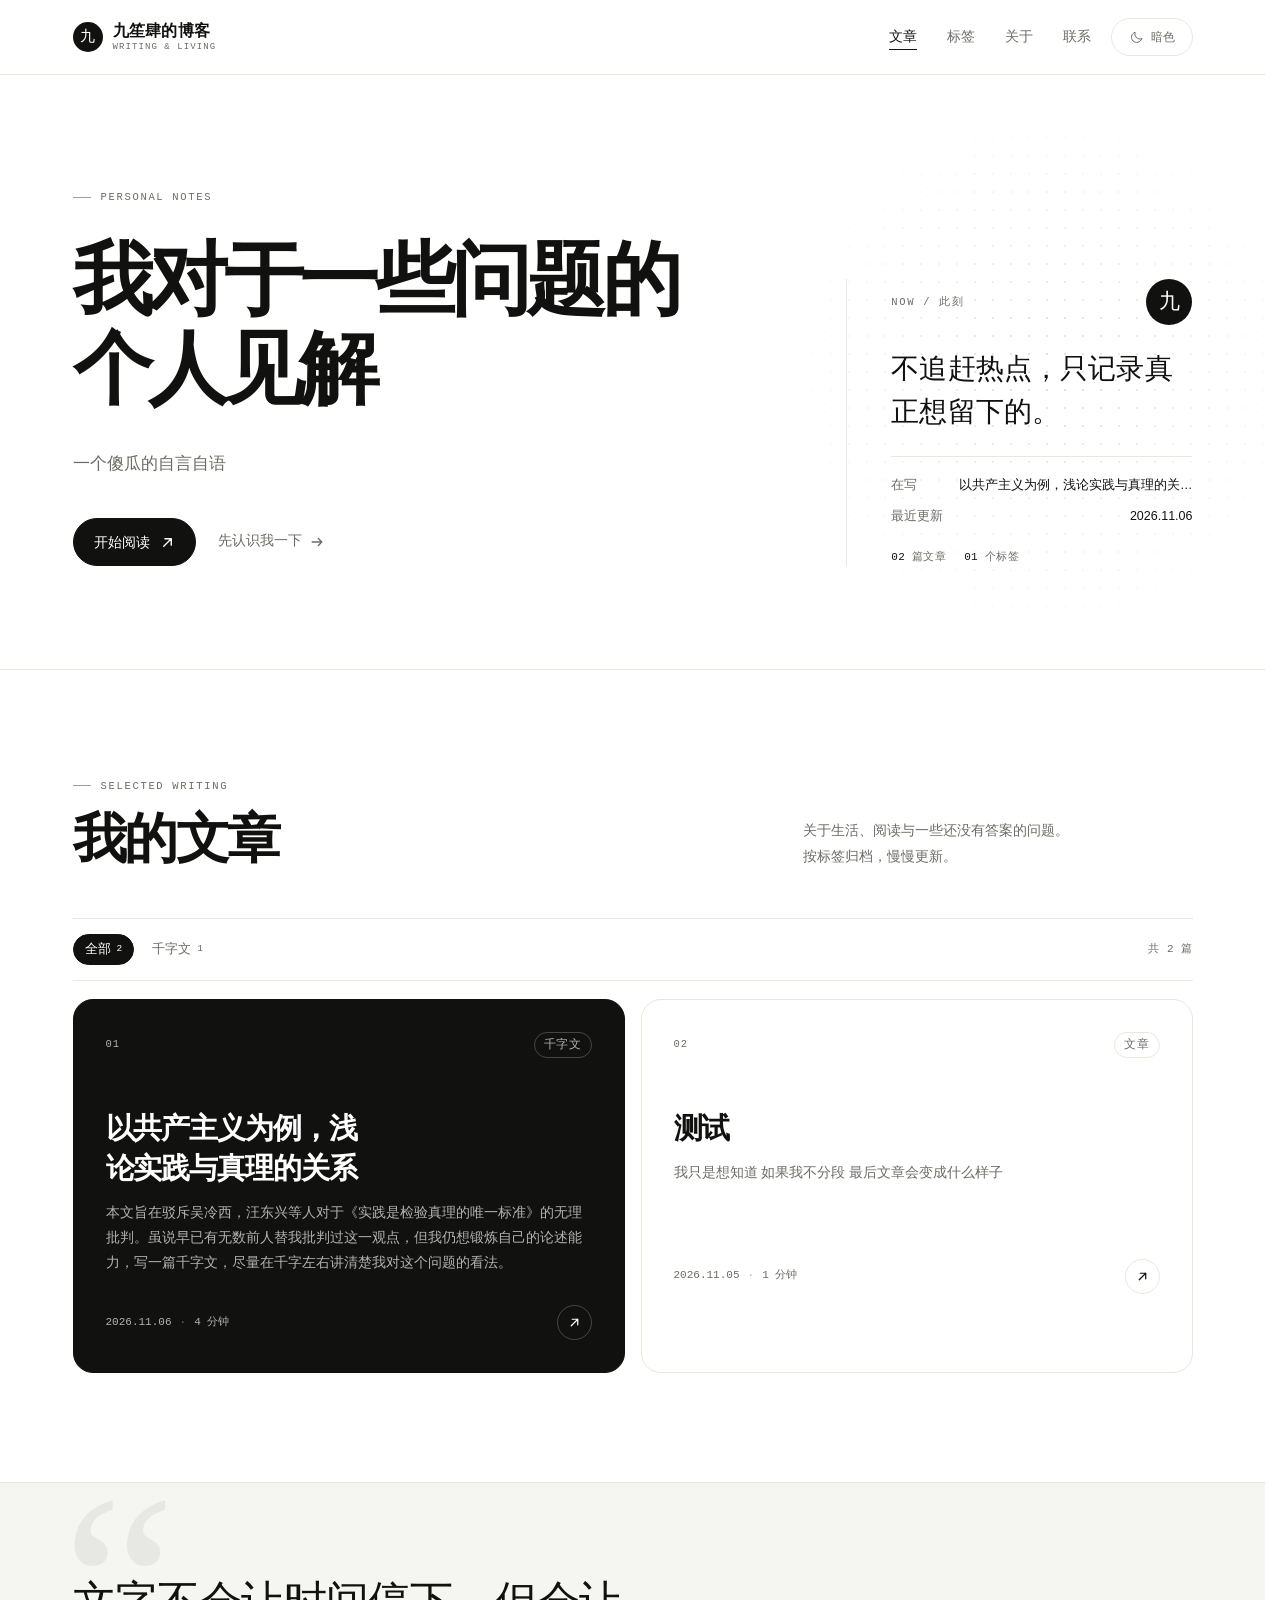
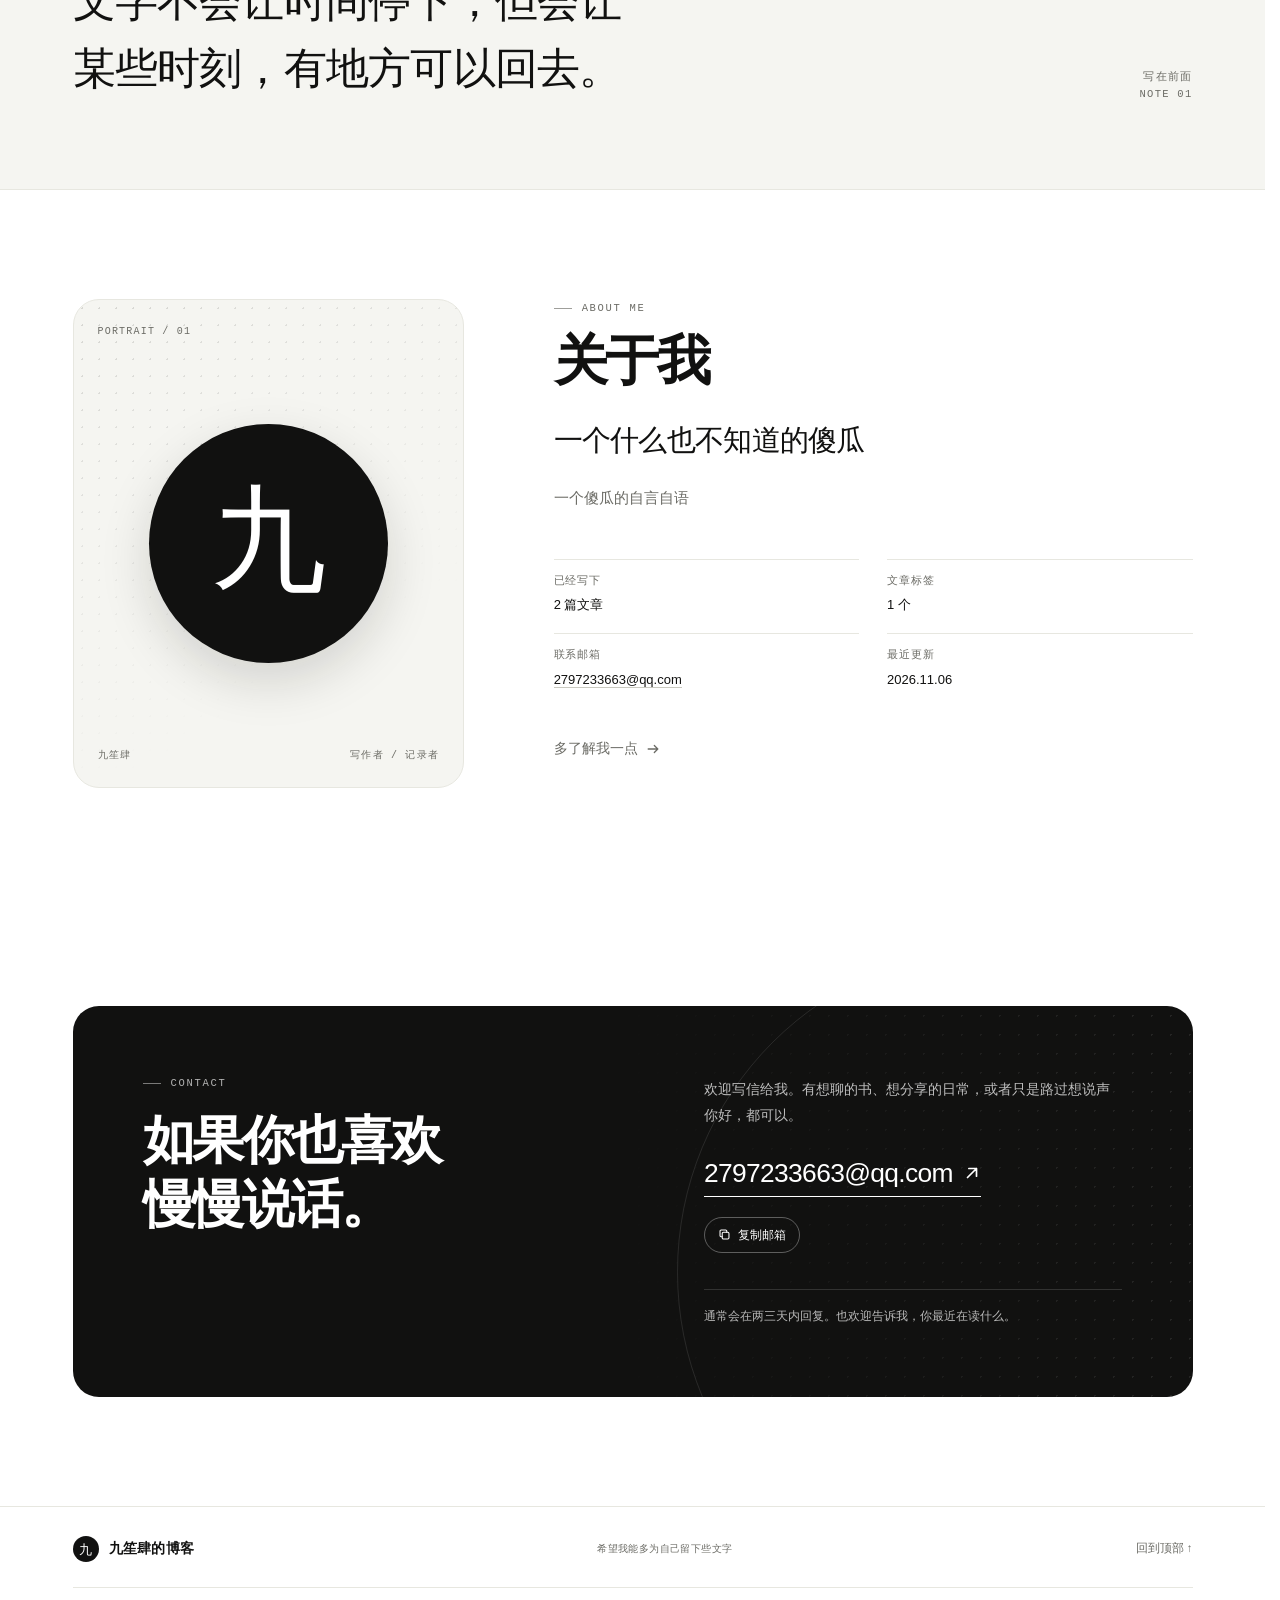
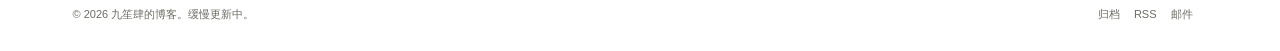
<file: index.html>
<!doctype html>
<html lang="zh-CN">
<head>
  <meta charset="utf-8">
  <meta name="viewport" content="width=device-width, initial-scale=1, viewport-fit=cover">
  <meta name="color-scheme" content="light dark">
  <meta name="theme-color" content="#ffffff" id="theme-color">
  <title>九笙肆的博客</title>
  <meta name="description" content="一个傻瓜的自言自语">
  <meta name="author" content="九笙肆">
  <meta property="og:site_name" content="九笙肆的博客">
  <meta property="og:title" content="九笙肆的博客">
  <meta property="og:description" content="一个傻瓜的自言自语">
  <meta property="og:type" content="website">
  <meta name="twitter:card" content="summary">
  <meta name="twitter:title" content="九笙肆的博客">
  <meta name="twitter:description" content="一个傻瓜的自言自语">
  <meta property="og:url" content="https://Nintyfour.github.io/blog/"><link rel="canonical" href="https://Nintyfour.github.io/blog/">
  <link rel="icon" href="data:image/svg+xml,%3Csvg%20xmlns%3D%22http%3A%2F%2Fwww.w3.org%2F2000%2Fsvg%22%20viewBox%3D%220%200%2064%2064%22%3E%3Crect%20width%3D%2264%22%20height%3D%2264%22%20rx%3D%2214%22%20fill%3D%22%23111110%22%2F%3E%3Ccircle%20cx%3D%2232%22%20cy%3D%2232%22%20r%3D%2212%22%20fill%3D%22none%22%20stroke%3D%22%23ffffff%22%20stroke-width%3D%224%22%2F%3E%3Cpath%20d%3D%22M32%2012v6M32%2046v6M12%2032h6M46%2032h6%22%20stroke%3D%22%23ffffff%22%20stroke-width%3D%223%22%20stroke-linecap%3D%22round%22%2F%3E%3C%2Fsvg%3E">
  <link rel="alternate" type="application/rss+xml" title="九笙肆的博客 · RSS" href="./feed.xml">
  <script src="./assets/theme-init.js"></script>
  <link rel="stylesheet" href="./assets/site.css">
</head>
<body id="top" class="home">
  <a class="skip-link" href="#main">跳到正文</a>
  <header class="site-header">
    <div class="wrap site-header__inner">
      <a class="brand" href="./index.html" aria-label="九笙肆的博客，回到首页">
        <span class="brand__mark" aria-hidden="true">九</span>
        <span class="brand__text">九笙肆的博客<span class="brand__sub">WRITING &amp; LIVING</span></span>
      </a>
      <nav class="site-nav" aria-label="主导航">
        <a href="./index.html" class="is-active" aria-current="location">文章</a><a href="./tags/index.html">标签</a><a href="./about/index.html">关于</a><a href="./index.html#contact">联系</a>
        
      </nav>
      <button class="theme-toggle" type="button" data-theme-toggle aria-label="切换到暗色主题" title="切换到暗色主题">
    <svg class="icon icon--moon" viewBox="0 0 24 24" fill="none" aria-hidden="true">
      <path d="M20.4 14.2A8.4 8.4 0 0 1 9.8 3.6 8.4 8.4 0 1 0 20.4 14.2Z" stroke="currentColor" stroke-width="1.6" stroke-linecap="round" stroke-linejoin="round"/>
    </svg>
    <svg class="icon icon--sun" viewBox="0 0 24 24" fill="none" aria-hidden="true">
      <circle cx="12" cy="12" r="4" stroke="currentColor" stroke-width="1.6"/>
      <path d="M12 2.5v2M12 19.5v2M21.5 12h-2M4.5 12h-2M18.7 5.3l-1.4 1.4M6.7 17.3l-1.4 1.4M18.7 18.7l-1.4-1.4M6.7 6.7 5.3 5.3" stroke="currentColor" stroke-width="1.6" stroke-linecap="round"/>
    </svg>
    <span class="theme-toggle__label theme-toggle__label--dark">暗色</span>
    <span class="theme-toggle__label theme-toggle__label--light">亮色</span>
  </button>
  <span class="sr-only" data-theme-status aria-live="polite"></span>
    </div>
  </header>
  <main id="main" tabindex="-1"><section class="hero" aria-labelledby="hero-title">
    <div class="wrap">
      <div class="hero__grid">
        <div class="hero__copy">
          <p class="eyebrow">PERSONAL NOTES</p>
          <h1 class="hero__title" id="hero-title"><span class="hero__title-line">我对于一些问题的</span><span class="hero__title-line">个人见解</span></h1>
          <p class="hero__intro">一个傻瓜的自言自语</p>
          <div class="hero__actions">
            <a class="btn btn--solid" href="#writing">开始阅读 <svg viewBox="0 0 16 16" fill="none" aria-hidden="true"><path d="M4 12 12 4M5.2 4H12v6.8" stroke="currentColor" stroke-width="1.5" stroke-linecap="round" stroke-linejoin="round"/></svg></a>
            <a class="text-link" href="./about/index.html">先认识我一下 <svg viewBox="0 0 16 16" fill="none" aria-hidden="true"><path d="M2.5 8h11M9.5 4l4 4-4 4" stroke="currentColor" stroke-width="1.5" stroke-linecap="round" stroke-linejoin="round"/></svg></a>
          </div>
        </div>
        <aside class="hero-side" aria-label="作者近况">
          <div class="hero-side__head">
            <span class="hero-side__label">NOW / 此刻</span>
            <span class="hero-side__avatar" aria-hidden="true">九</span>
          </div>
          <p class="hero-side__quote">不追赶热点，只记录真正想留下的。</p>
          <dl class="hero-side__list">
            <div><dt>在写</dt><dd>以共产主义为例，浅论实践与真理的关…</dd></div>
            <div><dt>最近更新</dt><dd>2026.11.06</dd></div>
          </dl>
          <div class="hero-side__stats" role="group" aria-label="站点统计">
            <span><strong>02</strong> 篇文章</span>
            <span><strong>01</strong> 个标签</span>
          </div>
        </aside>
      </div>
    </div>
  </section><section class="section writing" id="writing" aria-labelledby="writing-title">
    <div class="wrap">
      <div class="section-head">
        <div>
          <p class="eyebrow">Selected writing</p>
          <h2 class="section-title" id="writing-title">我的文章</h2>
        </div>
        <p class="section-note">关于生活、阅读与一些还没有答案的问题。<br>按标签归档，慢慢更新。</p>
      </div>
      <div class="post-toolbar">
        <nav class="filters" aria-label="按标签筛选文章"><a class="filter-pill is-active" href="./index.html" aria-current="page">全部<span class="filter-pill__count">2</span></a><a class="filter-pill" href="./tag/%E5%8D%83%E5%AD%97%E6%96%87-u7l5pk/index.html">千字文<span class="filter-pill__count">1</span></a></nav>
        <p class="post-total" role="status">共 2 篇</p>
      </div>
      <div class="post-grid"><article class="post-card post-card--accent">
    <a class="post-card__link" href="./post/%E4%BB%A5%E5%85%B1%E4%BA%A7%E4%B8%BB%E4%B9%89%E4%B8%BA%E4%BE%8B-%E6%B5%85%E8%AE%BA%E5%AE%9E%E8%B7%B5%E4%B8%8E%E7%9C%9F%E7%90%86%E7%9A%84%E5%85%B3%E7%B3%BB/index.html">
      <div class="post-card__top">
        <span class="post-card__index" aria-hidden="true">01</span>
        <span class="post-card__category">千字文</span>
      </div>
      <h3 class="post-card__title">以共产主义为例，浅论实践与真理的关系</h3>
      <p class="post-card__excerpt">本文旨在驳斥吴冷西，汪东兴等人对于《实践是检验真理的唯一标准》的无理批判。虽说早已有无数前人替我批判过这一观点，但我仍想锻炼自己的论述能力，写一篇千字文，尽量在千字左右讲清楚我对这个问题的看法。</p>
      <div class="post-card__foot">
        <div class="post-card__meta"><time datetime="2026-11-06T13:29:56.204Z">2026.11.06</time><span class="dot" aria-hidden="true">·</span><span>4 分钟</span></div>
        <span class="post-card__arrow" aria-hidden="true"><svg viewBox="0 0 16 16" fill="none" aria-hidden="true"><path d="M4 12 12 4M5.2 4H12v6.8" stroke="currentColor" stroke-width="1.5" stroke-linecap="round" stroke-linejoin="round"/></svg></span>
      </div>
    </a>
  </article><article class="post-card">
    <a class="post-card__link" href="./post/%E6%B5%8B%E8%AF%95/index.html">
      <div class="post-card__top">
        <span class="post-card__index" aria-hidden="true">02</span>
        <span class="post-card__category">文章</span>
      </div>
      <h3 class="post-card__title">测试</h3>
      <p class="post-card__excerpt">我只是想知道 如果我不分段 最后文章会变成什么样子</p>
      <div class="post-card__foot">
        <div class="post-card__meta"><time datetime="2026-11-05T04:00:00.000Z">2026.11.05</time><span class="dot" aria-hidden="true">·</span><span>1 分钟</span></div>
        <span class="post-card__arrow" aria-hidden="true"><svg viewBox="0 0 16 16" fill="none" aria-hidden="true"><path d="M4 12 12 4M5.2 4H12v6.8" stroke="currentColor" stroke-width="1.5" stroke-linecap="round" stroke-linejoin="round"/></svg></span>
      </div>
    </a>
  </article></div>
      
    </div>
  </section><section class="quote-band" aria-label="写在前面">
    <div class="wrap quote-band__inner">
      <blockquote>文字不会让时间停下，但会让某些时刻，有地方可以回去。</blockquote>
      <p class="quote-band__cite">写在前面<br>Note 01</p>
    </div>
  </section><section class="section about" id="about" aria-labelledby="about-title">
    <div class="wrap">
      <div class="about__grid">
        <div class="about__portrait" aria-hidden="true">
          <span class="about__portrait-label">Portrait / 01</span>
          <div class="about__seal"><span>九</span></div>
          <div class="about__portrait-caption"><span>九笙肆</span><span>写作者 / 记录者</span></div>
        </div>
        <div class="about__content">
          <p class="eyebrow">About me</p>
          <h2 class="section-title" id="about-title">关于我</h2>
          <p class="about__lead">一个什么也不知道的傻瓜</p>
          <div class="about__body"><p>一个傻瓜的自言自语</p></div>
          <dl class="about__facts">
            <div><dt>已经写下</dt><dd>2 篇文章</dd></div>
            <div><dt>文章标签</dt><dd>1 个</dd></div>
            <div><dt>联系邮箱</dt><dd><a href="mailto:2797233663@qq.com">2797233663@qq.com</a></dd></div>
            <div><dt>最近更新</dt><dd>2026.11.06</dd></div>
          </dl>
          <a class="text-link about__more" href="./about/index.html">多了解我一点 <svg viewBox="0 0 16 16" fill="none" aria-hidden="true"><path d="M2.5 8h11M9.5 4l4 4-4 4" stroke="currentColor" stroke-width="1.5" stroke-linecap="round" stroke-linejoin="round"/></svg></a>
        </div>
      </div>
    </div>
  </section><section class="section contact" id="contact" aria-labelledby="contact-title">
    <div class="wrap">
      <div class="contact-panel">
        <div class="contact-panel__intro">
          <p class="eyebrow">Contact</p>
          <h2 class="contact-panel__title" id="contact-title">如果你也喜欢<br>慢慢说话。</h2>
        </div>
        <div class="contact-panel__content">
          <p>欢迎写信给我。有想聊的书、想分享的日常，或者只是路过想说声你好，都可以。</p>
          <a class="contact-panel__mail" href="mailto:2797233663@qq.com">2797233663@qq.com <svg viewBox="0 0 16 16" fill="none" aria-hidden="true"><path d="M4 12 12 4M5.2 4H12v6.8" stroke="currentColor" stroke-width="1.5" stroke-linecap="round" stroke-linejoin="round"/></svg></a>
          <div class="contact-panel__actions">
            <button class="copy-button" type="button" data-copy-email="2797233663@qq.com">
              <svg viewBox="0 0 16 16" fill="none" aria-hidden="true"><rect x="5.2" y="5.2" width="8.3" height="8.3" rx="1.5" stroke="currentColor" stroke-width="1.3"/><path d="M10.8 5.2V3.8a1.3 1.3 0 0 0-1.3-1.3H3.8a1.3 1.3 0 0 0-1.3 1.3v5.7a1.3 1.3 0 0 0 1.3 1.3h1.4" stroke="currentColor" stroke-width="1.3" stroke-linecap="round"/></svg>
              <span class="copy-label">复制邮箱</span>
            </button>
            <span class="copy-status" data-copy-status role="status" aria-live="polite"></span>
          </div>
          <p class="contact-panel__note">通常会在两三天内回复。也欢迎告诉我，你最近在读什么。</p>
        </div>
      </div>
    </div>
  </section></main>
  <footer class="site-footer">
    <div class="wrap">
      <div class="footer__top">
        <div class="footer__identity">
          <span class="brand__mark" aria-hidden="true">九</span>
          <span class="footer__name">九笙肆的博客</span>
        </div>
        <p class="footer__tagline">希望我能多为自己留下些文字</p>
        <a class="footer__top-link" href="#top">回到顶部 ↑</a>
      </div>
      <div class="footer__meta">
        <span>© 2026 九笙肆的博客。缓慢更新中。</span>
        <span class="footer__links"><a href="./archive/index.html">归档</a><a href="./feed.xml">RSS</a><a href="mailto:2797233663@qq.com">邮件</a></span>
      </div>
    </div>
  </footer>
  <script src="./assets/site.js" defer></script>
</body>
</html>
</file>
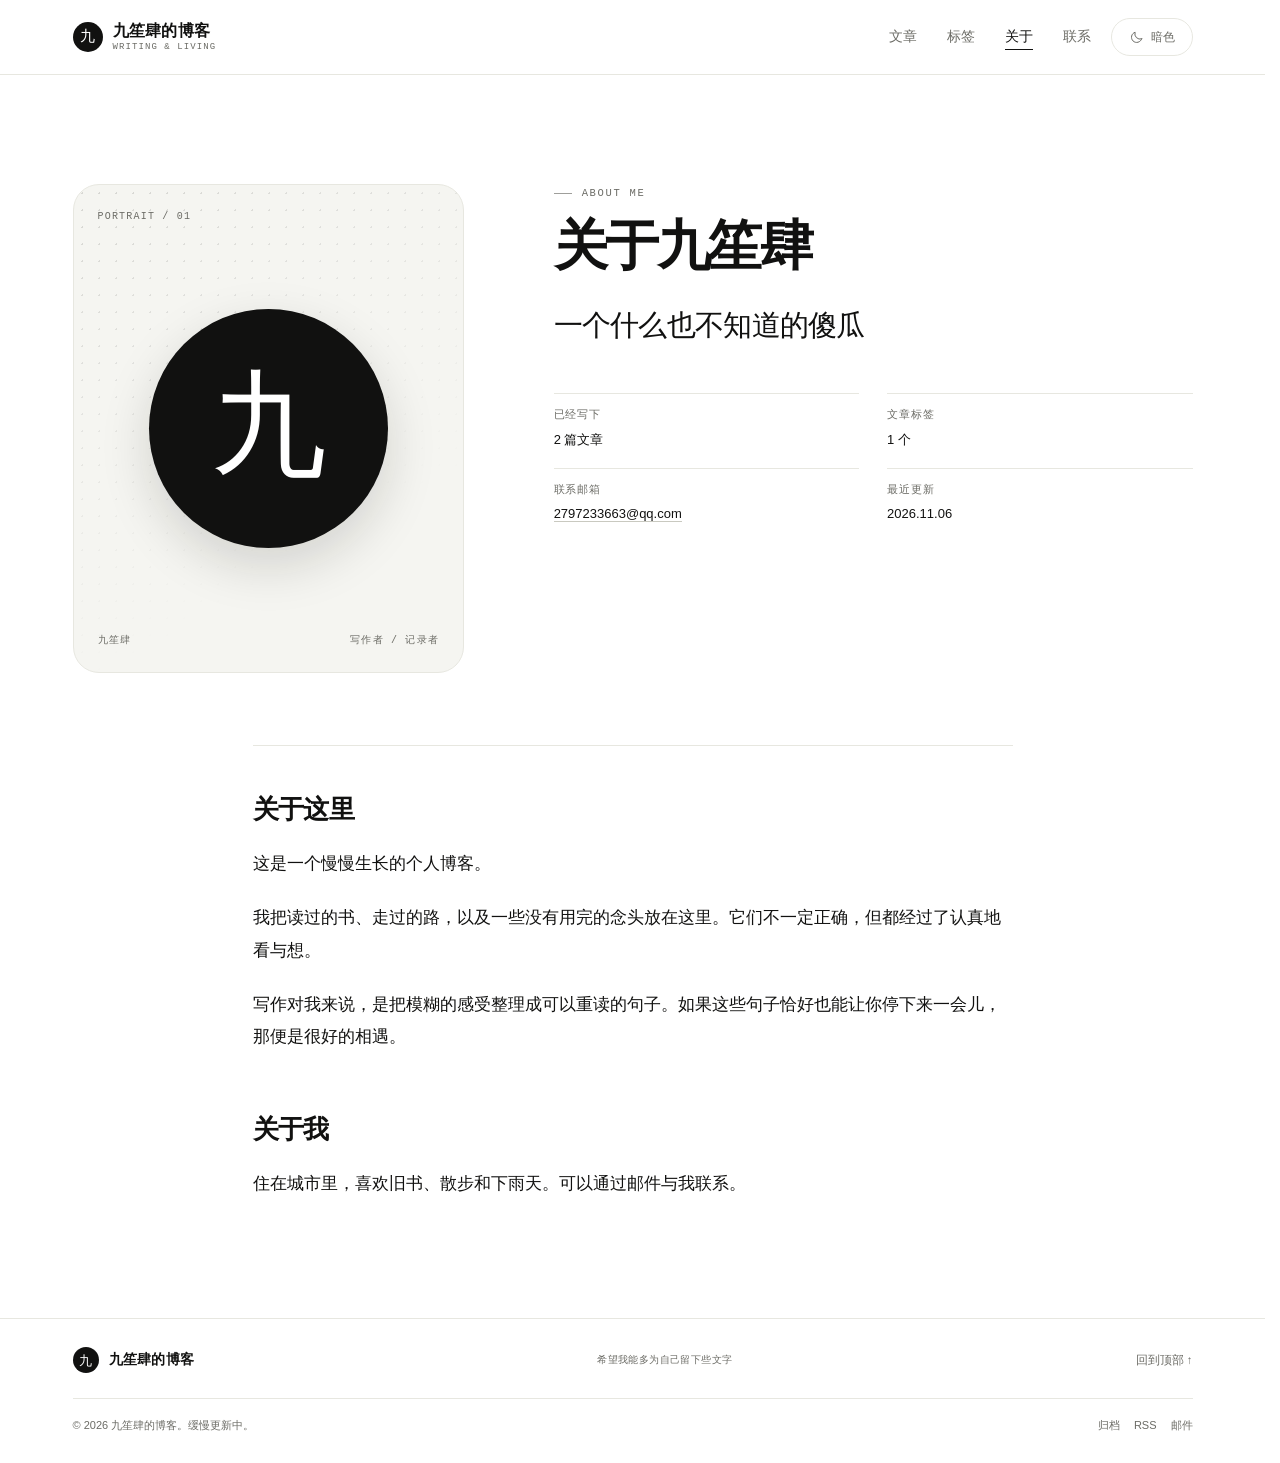
<file: about/index.html>
<!doctype html>
<html lang="zh-CN">
<head>
  <meta charset="utf-8">
  <meta name="viewport" content="width=device-width, initial-scale=1, viewport-fit=cover">
  <meta name="color-scheme" content="light dark">
  <meta name="theme-color" content="#ffffff" id="theme-color">
  <title>关于 · 九笙肆的博客</title>
  <meta name="description" content="一个什么也不知道的傻瓜">
  <meta name="author" content="九笙肆">
  <meta property="og:site_name" content="九笙肆的博客">
  <meta property="og:title" content="关于">
  <meta property="og:description" content="一个什么也不知道的傻瓜">
  <meta property="og:type" content="website">
  <meta name="twitter:card" content="summary">
  <meta name="twitter:title" content="关于">
  <meta name="twitter:description" content="一个什么也不知道的傻瓜">
  <meta property="og:url" content="https://Nintyfour.github.io/blog/about/"><link rel="canonical" href="https://Nintyfour.github.io/blog/about/">
  <link rel="icon" href="data:image/svg+xml,%3Csvg%20xmlns%3D%22http%3A%2F%2Fwww.w3.org%2F2000%2Fsvg%22%20viewBox%3D%220%200%2064%2064%22%3E%3Crect%20width%3D%2264%22%20height%3D%2264%22%20rx%3D%2214%22%20fill%3D%22%23111110%22%2F%3E%3Ccircle%20cx%3D%2232%22%20cy%3D%2232%22%20r%3D%2212%22%20fill%3D%22none%22%20stroke%3D%22%23ffffff%22%20stroke-width%3D%224%22%2F%3E%3Cpath%20d%3D%22M32%2012v6M32%2046v6M12%2032h6M46%2032h6%22%20stroke%3D%22%23ffffff%22%20stroke-width%3D%223%22%20stroke-linecap%3D%22round%22%2F%3E%3C%2Fsvg%3E">
  <link rel="alternate" type="application/rss+xml" title="九笙肆的博客 · RSS" href="../feed.xml">
  <script src="../assets/theme-init.js"></script>
  <link rel="stylesheet" href="../assets/site.css">
</head>
<body id="top" class="about">
  <a class="skip-link" href="#main">跳到正文</a>
  <header class="site-header">
    <div class="wrap site-header__inner">
      <a class="brand" href="../index.html" aria-label="九笙肆的博客，回到首页">
        <span class="brand__mark" aria-hidden="true">九</span>
        <span class="brand__text">九笙肆的博客<span class="brand__sub">WRITING &amp; LIVING</span></span>
      </a>
      <nav class="site-nav" aria-label="主导航">
        <a href="../index.html">文章</a><a href="../tags/index.html">标签</a><a href="../about/index.html" class="is-active" aria-current="location">关于</a><a href="../index.html#contact">联系</a>
        
      </nav>
      <button class="theme-toggle" type="button" data-theme-toggle aria-label="切换到暗色主题" title="切换到暗色主题">
    <svg class="icon icon--moon" viewBox="0 0 24 24" fill="none" aria-hidden="true">
      <path d="M20.4 14.2A8.4 8.4 0 0 1 9.8 3.6 8.4 8.4 0 1 0 20.4 14.2Z" stroke="currentColor" stroke-width="1.6" stroke-linecap="round" stroke-linejoin="round"/>
    </svg>
    <svg class="icon icon--sun" viewBox="0 0 24 24" fill="none" aria-hidden="true">
      <circle cx="12" cy="12" r="4" stroke="currentColor" stroke-width="1.6"/>
      <path d="M12 2.5v2M12 19.5v2M21.5 12h-2M4.5 12h-2M18.7 5.3l-1.4 1.4M6.7 17.3l-1.4 1.4M18.7 18.7l-1.4-1.4M6.7 6.7 5.3 5.3" stroke="currentColor" stroke-width="1.6" stroke-linecap="round"/>
    </svg>
    <span class="theme-toggle__label theme-toggle__label--dark">暗色</span>
    <span class="theme-toggle__label theme-toggle__label--light">亮色</span>
  </button>
  <span class="sr-only" data-theme-status aria-live="polite"></span>
    </div>
  </header>
  <main id="main" tabindex="-1"><section class="section about-page">
    <div class="wrap">
      <div class="about__grid">
        <div class="about__portrait" aria-hidden="true">
          <span class="about__portrait-label">Portrait / 01</span>
          <div class="about__seal"><span>九</span></div>
          <div class="about__portrait-caption"><span>九笙肆</span><span>写作者 / 记录者</span></div>
        </div>
        <div class="about__content">
          <p class="eyebrow">About me</p>
          <h1 class="section-title">关于九笙肆</h1>
          <p class="about__lead">一个什么也不知道的傻瓜</p>
          <dl class="about__facts">
            <div><dt>已经写下</dt><dd>2 篇文章</dd></div>
            <div><dt>文章标签</dt><dd>1 个</dd></div>
            <div><dt>联系邮箱</dt><dd><a href="mailto:2797233663@qq.com">2797233663@qq.com</a></dd></div>
            <div><dt>最近更新</dt><dd>2026.11.06</dd></div>
          </dl>
        </div>
      </div>
      <div class="about-prose prose"><h2 id="关于这里">关于这里<a class="heading-anchor" href="#关于这里" aria-label="链接到本节">#</a></h2>
<p>这是一个慢慢生长的个人博客。</p>
<p>我把读过的书、走过的路，以及一些没有用完的念头放在这里。它们不一定正确，但都经过了认真地看与想。</p>
<p>写作对我来说，是把模糊的感受整理成可以重读的句子。如果这些句子恰好也能让你停下来一会儿，那便是很好的相遇。</p>
<h2 id="关于我">关于我<a class="heading-anchor" href="#关于我" aria-label="链接到本节">#</a></h2>
<p>住在城市里，喜欢旧书、散步和下雨天。可以通过邮件与我联系。</p>
</div>
    </div>
  </section></main>
  <footer class="site-footer">
    <div class="wrap">
      <div class="footer__top">
        <div class="footer__identity">
          <span class="brand__mark" aria-hidden="true">九</span>
          <span class="footer__name">九笙肆的博客</span>
        </div>
        <p class="footer__tagline">希望我能多为自己留下些文字</p>
        <a class="footer__top-link" href="#top">回到顶部 ↑</a>
      </div>
      <div class="footer__meta">
        <span>© 2026 九笙肆的博客。缓慢更新中。</span>
        <span class="footer__links"><a href="../archive/index.html">归档</a><a href="../feed.xml">RSS</a><a href="mailto:2797233663@qq.com">邮件</a></span>
      </div>
    </div>
  </footer>
  <script src="../assets/site.js" defer></script>
</body>
</html>
</file>
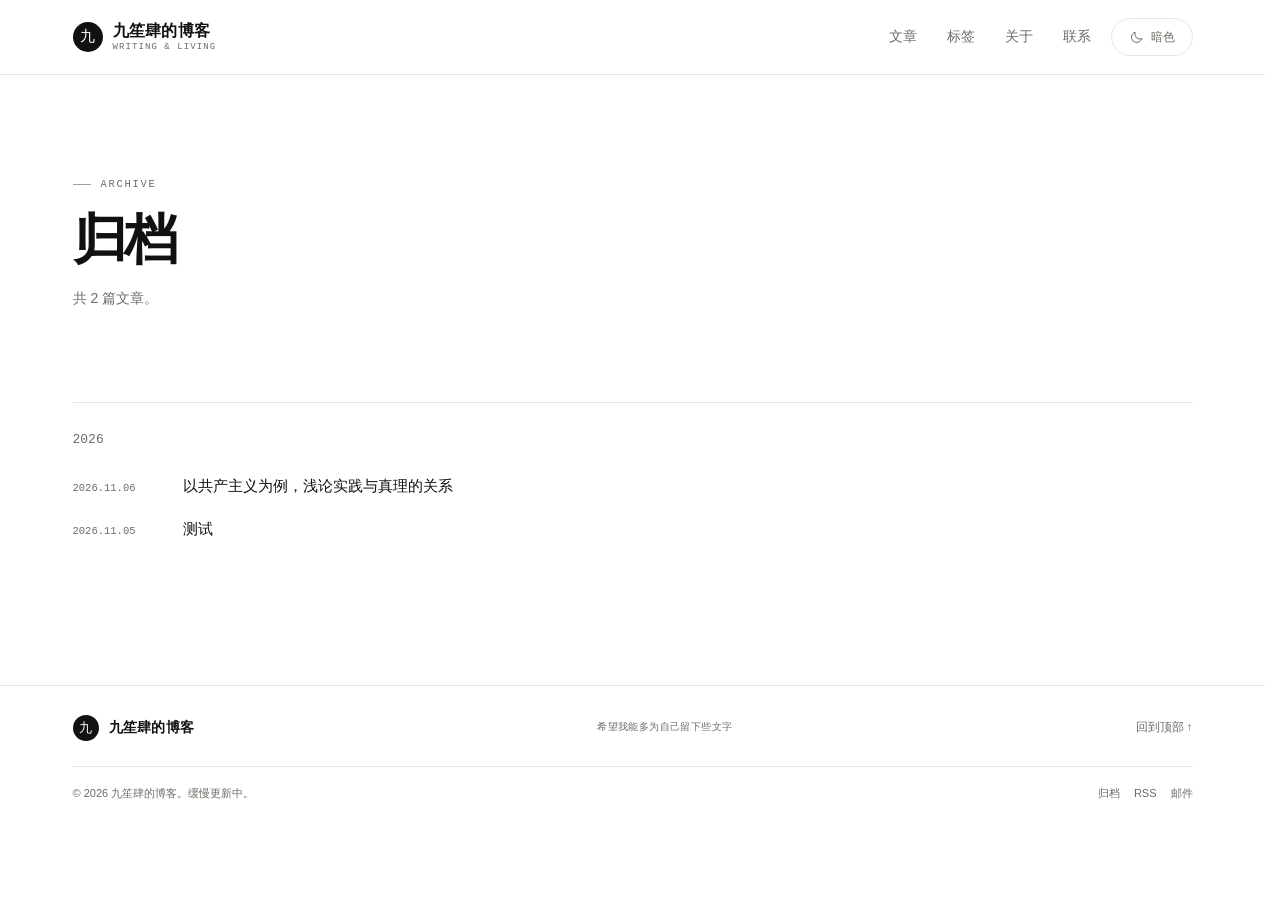
<file: archive/index.html>
<!doctype html>
<html lang="zh-CN">
<head>
  <meta charset="utf-8">
  <meta name="viewport" content="width=device-width, initial-scale=1, viewport-fit=cover">
  <meta name="color-scheme" content="light dark">
  <meta name="theme-color" content="#ffffff" id="theme-color">
  <title>归档 · 九笙肆的博客</title>
  <meta name="description" content="九笙肆的博客的文章归档">
  <meta name="author" content="九笙肆">
  <meta property="og:site_name" content="九笙肆的博客">
  <meta property="og:title" content="归档">
  <meta property="og:description" content="九笙肆的博客的文章归档">
  <meta property="og:type" content="website">
  <meta name="twitter:card" content="summary">
  <meta name="twitter:title" content="归档">
  <meta name="twitter:description" content="九笙肆的博客的文章归档">
  <meta property="og:url" content="https://Nintyfour.github.io/blog/archive/"><link rel="canonical" href="https://Nintyfour.github.io/blog/archive/">
  <link rel="icon" href="data:image/svg+xml,%3Csvg%20xmlns%3D%22http%3A%2F%2Fwww.w3.org%2F2000%2Fsvg%22%20viewBox%3D%220%200%2064%2064%22%3E%3Crect%20width%3D%2264%22%20height%3D%2264%22%20rx%3D%2214%22%20fill%3D%22%23111110%22%2F%3E%3Ccircle%20cx%3D%2232%22%20cy%3D%2232%22%20r%3D%2212%22%20fill%3D%22none%22%20stroke%3D%22%23ffffff%22%20stroke-width%3D%224%22%2F%3E%3Cpath%20d%3D%22M32%2012v6M32%2046v6M12%2032h6M46%2032h6%22%20stroke%3D%22%23ffffff%22%20stroke-width%3D%223%22%20stroke-linecap%3D%22round%22%2F%3E%3C%2Fsvg%3E">
  <link rel="alternate" type="application/rss+xml" title="九笙肆的博客 · RSS" href="../feed.xml">
  <script src="../assets/theme-init.js"></script>
  <link rel="stylesheet" href="../assets/site.css">
</head>
<body id="top" class="archive-page">
  <a class="skip-link" href="#main">跳到正文</a>
  <header class="site-header">
    <div class="wrap site-header__inner">
      <a class="brand" href="../index.html" aria-label="九笙肆的博客，回到首页">
        <span class="brand__mark" aria-hidden="true">九</span>
        <span class="brand__text">九笙肆的博客<span class="brand__sub">WRITING &amp; LIVING</span></span>
      </a>
      <nav class="site-nav" aria-label="主导航">
        <a href="../index.html">文章</a><a href="../tags/index.html">标签</a><a href="../about/index.html">关于</a><a href="../index.html#contact">联系</a>
        
      </nav>
      <button class="theme-toggle" type="button" data-theme-toggle aria-label="切换到暗色主题" title="切换到暗色主题">
    <svg class="icon icon--moon" viewBox="0 0 24 24" fill="none" aria-hidden="true">
      <path d="M20.4 14.2A8.4 8.4 0 0 1 9.8 3.6 8.4 8.4 0 1 0 20.4 14.2Z" stroke="currentColor" stroke-width="1.6" stroke-linecap="round" stroke-linejoin="round"/>
    </svg>
    <svg class="icon icon--sun" viewBox="0 0 24 24" fill="none" aria-hidden="true">
      <circle cx="12" cy="12" r="4" stroke="currentColor" stroke-width="1.6"/>
      <path d="M12 2.5v2M12 19.5v2M21.5 12h-2M4.5 12h-2M18.7 5.3l-1.4 1.4M6.7 17.3l-1.4 1.4M18.7 18.7l-1.4-1.4M6.7 6.7 5.3 5.3" stroke="currentColor" stroke-width="1.6" stroke-linecap="round"/>
    </svg>
    <span class="theme-toggle__label theme-toggle__label--dark">暗色</span>
    <span class="theme-toggle__label theme-toggle__label--light">亮色</span>
  </button>
  <span class="sr-only" data-theme-status aria-live="polite"></span>
    </div>
  </header>
  <main id="main" tabindex="-1"><section class="page-hero">
    <div class="wrap">
      <p class="eyebrow">Archive</p>
      <h1 class="section-title">归档</h1>
      <p class="section-note">共 2 篇文章。</p>
    </div>
  </section>
  <section class="section archive-section"><div class="wrap"><section class="archive-year">
        <h2>2026</h2>
        <ul class="archive-list">
          <li><time datetime="2026-11-06T13:29:56.204Z">2026.11.06</time><a href="../post/%E4%BB%A5%E5%85%B1%E4%BA%A7%E4%B8%BB%E4%B9%89%E4%B8%BA%E4%BE%8B-%E6%B5%85%E8%AE%BA%E5%AE%9E%E8%B7%B5%E4%B8%8E%E7%9C%9F%E7%90%86%E7%9A%84%E5%85%B3%E7%B3%BB/index.html">以共产主义为例，浅论实践与真理的关系</a></li><li><time datetime="2026-11-05T04:00:00.000Z">2026.11.05</time><a href="../post/%E6%B5%8B%E8%AF%95/index.html">测试</a></li>
        </ul>
      </section></div></section></main>
  <footer class="site-footer">
    <div class="wrap">
      <div class="footer__top">
        <div class="footer__identity">
          <span class="brand__mark" aria-hidden="true">九</span>
          <span class="footer__name">九笙肆的博客</span>
        </div>
        <p class="footer__tagline">希望我能多为自己留下些文字</p>
        <a class="footer__top-link" href="#top">回到顶部 ↑</a>
      </div>
      <div class="footer__meta">
        <span>© 2026 九笙肆的博客。缓慢更新中。</span>
        <span class="footer__links"><a href="../archive/index.html">归档</a><a href="../feed.xml">RSS</a><a href="mailto:2797233663@qq.com">邮件</a></span>
      </div>
    </div>
  </footer>
  <script src="../assets/site.js" defer></script>
</body>
</html>
</file>
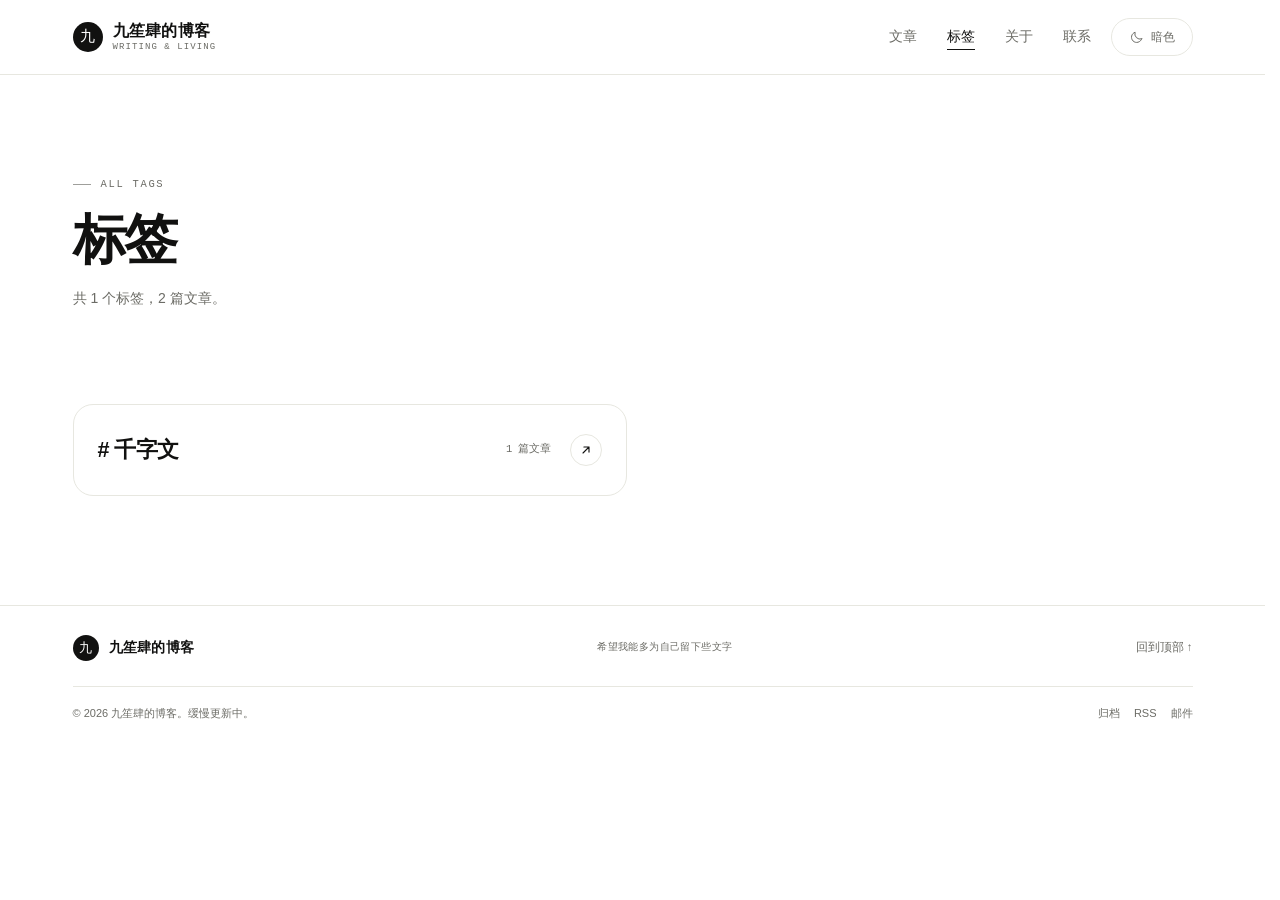
<file: tags/index.html>
<!doctype html>
<html lang="zh-CN">
<head>
  <meta charset="utf-8">
  <meta name="viewport" content="width=device-width, initial-scale=1, viewport-fit=cover">
  <meta name="color-scheme" content="light dark">
  <meta name="theme-color" content="#ffffff" id="theme-color">
  <title>标签 · 九笙肆的博客</title>
  <meta name="description" content="按标签浏览文章。">
  <meta name="author" content="九笙肆">
  <meta property="og:site_name" content="九笙肆的博客">
  <meta property="og:title" content="标签">
  <meta property="og:description" content="按标签浏览文章。">
  <meta property="og:type" content="website">
  <meta name="twitter:card" content="summary">
  <meta name="twitter:title" content="标签">
  <meta name="twitter:description" content="按标签浏览文章。">
  <meta property="og:url" content="https://Nintyfour.github.io/blog/tags/"><link rel="canonical" href="https://Nintyfour.github.io/blog/tags/">
  <link rel="icon" href="data:image/svg+xml,%3Csvg%20xmlns%3D%22http%3A%2F%2Fwww.w3.org%2F2000%2Fsvg%22%20viewBox%3D%220%200%2064%2064%22%3E%3Crect%20width%3D%2264%22%20height%3D%2264%22%20rx%3D%2214%22%20fill%3D%22%23111110%22%2F%3E%3Ccircle%20cx%3D%2232%22%20cy%3D%2232%22%20r%3D%2212%22%20fill%3D%22none%22%20stroke%3D%22%23ffffff%22%20stroke-width%3D%224%22%2F%3E%3Cpath%20d%3D%22M32%2012v6M32%2046v6M12%2032h6M46%2032h6%22%20stroke%3D%22%23ffffff%22%20stroke-width%3D%223%22%20stroke-linecap%3D%22round%22%2F%3E%3C%2Fsvg%3E">
  <link rel="alternate" type="application/rss+xml" title="九笙肆的博客 · RSS" href="../feed.xml">
  <script src="../assets/theme-init.js"></script>
  <link rel="stylesheet" href="../assets/site.css">
</head>
<body id="top" class="tags-page">
  <a class="skip-link" href="#main">跳到正文</a>
  <header class="site-header">
    <div class="wrap site-header__inner">
      <a class="brand" href="../index.html" aria-label="九笙肆的博客，回到首页">
        <span class="brand__mark" aria-hidden="true">九</span>
        <span class="brand__text">九笙肆的博客<span class="brand__sub">WRITING &amp; LIVING</span></span>
      </a>
      <nav class="site-nav" aria-label="主导航">
        <a href="../index.html">文章</a><a href="../tags/index.html" class="is-active" aria-current="location">标签</a><a href="../about/index.html">关于</a><a href="../index.html#contact">联系</a>
        
      </nav>
      <button class="theme-toggle" type="button" data-theme-toggle aria-label="切换到暗色主题" title="切换到暗色主题">
    <svg class="icon icon--moon" viewBox="0 0 24 24" fill="none" aria-hidden="true">
      <path d="M20.4 14.2A8.4 8.4 0 0 1 9.8 3.6 8.4 8.4 0 1 0 20.4 14.2Z" stroke="currentColor" stroke-width="1.6" stroke-linecap="round" stroke-linejoin="round"/>
    </svg>
    <svg class="icon icon--sun" viewBox="0 0 24 24" fill="none" aria-hidden="true">
      <circle cx="12" cy="12" r="4" stroke="currentColor" stroke-width="1.6"/>
      <path d="M12 2.5v2M12 19.5v2M21.5 12h-2M4.5 12h-2M18.7 5.3l-1.4 1.4M6.7 17.3l-1.4 1.4M18.7 18.7l-1.4-1.4M6.7 6.7 5.3 5.3" stroke="currentColor" stroke-width="1.6" stroke-linecap="round"/>
    </svg>
    <span class="theme-toggle__label theme-toggle__label--dark">暗色</span>
    <span class="theme-toggle__label theme-toggle__label--light">亮色</span>
  </button>
  <span class="sr-only" data-theme-status aria-live="polite"></span>
    </div>
  </header>
  <main id="main" tabindex="-1"><section class="page-hero">
    <div class="wrap">
      <p class="eyebrow">All tags</p>
      <h1 class="section-title">标签</h1>
      <p class="section-note">共 1 个标签，2 篇文章。</p>
    </div>
  </section>
  <section class="section tags-section" aria-labelledby="tags-title">
    <div class="wrap">
      <h2 class="sr-only" id="tags-title">所有标签</h2>
      <div class="tag-grid"><a class="tag-card" href="../tag/%E5%8D%83%E5%AD%97%E6%96%87-u7l5pk/index.html">
        <span class="tag-card__name"># 千字文</span>
        <span class="tag-card__count">1 篇文章</span>
        <span class="tag-card__arrow" aria-hidden="true"><svg viewBox="0 0 16 16" fill="none" aria-hidden="true"><path d="M4 12 12 4M5.2 4H12v6.8" stroke="currentColor" stroke-width="1.5" stroke-linecap="round" stroke-linejoin="round"/></svg></span>
      </a></div>
    </div>
  </section></main>
  <footer class="site-footer">
    <div class="wrap">
      <div class="footer__top">
        <div class="footer__identity">
          <span class="brand__mark" aria-hidden="true">九</span>
          <span class="footer__name">九笙肆的博客</span>
        </div>
        <p class="footer__tagline">希望我能多为自己留下些文字</p>
        <a class="footer__top-link" href="#top">回到顶部 ↑</a>
      </div>
      <div class="footer__meta">
        <span>© 2026 九笙肆的博客。缓慢更新中。</span>
        <span class="footer__links"><a href="../archive/index.html">归档</a><a href="../feed.xml">RSS</a><a href="mailto:2797233663@qq.com">邮件</a></span>
      </div>
    </div>
  </footer>
  <script src="../assets/site.js" defer></script>
</body>
</html>
</file>
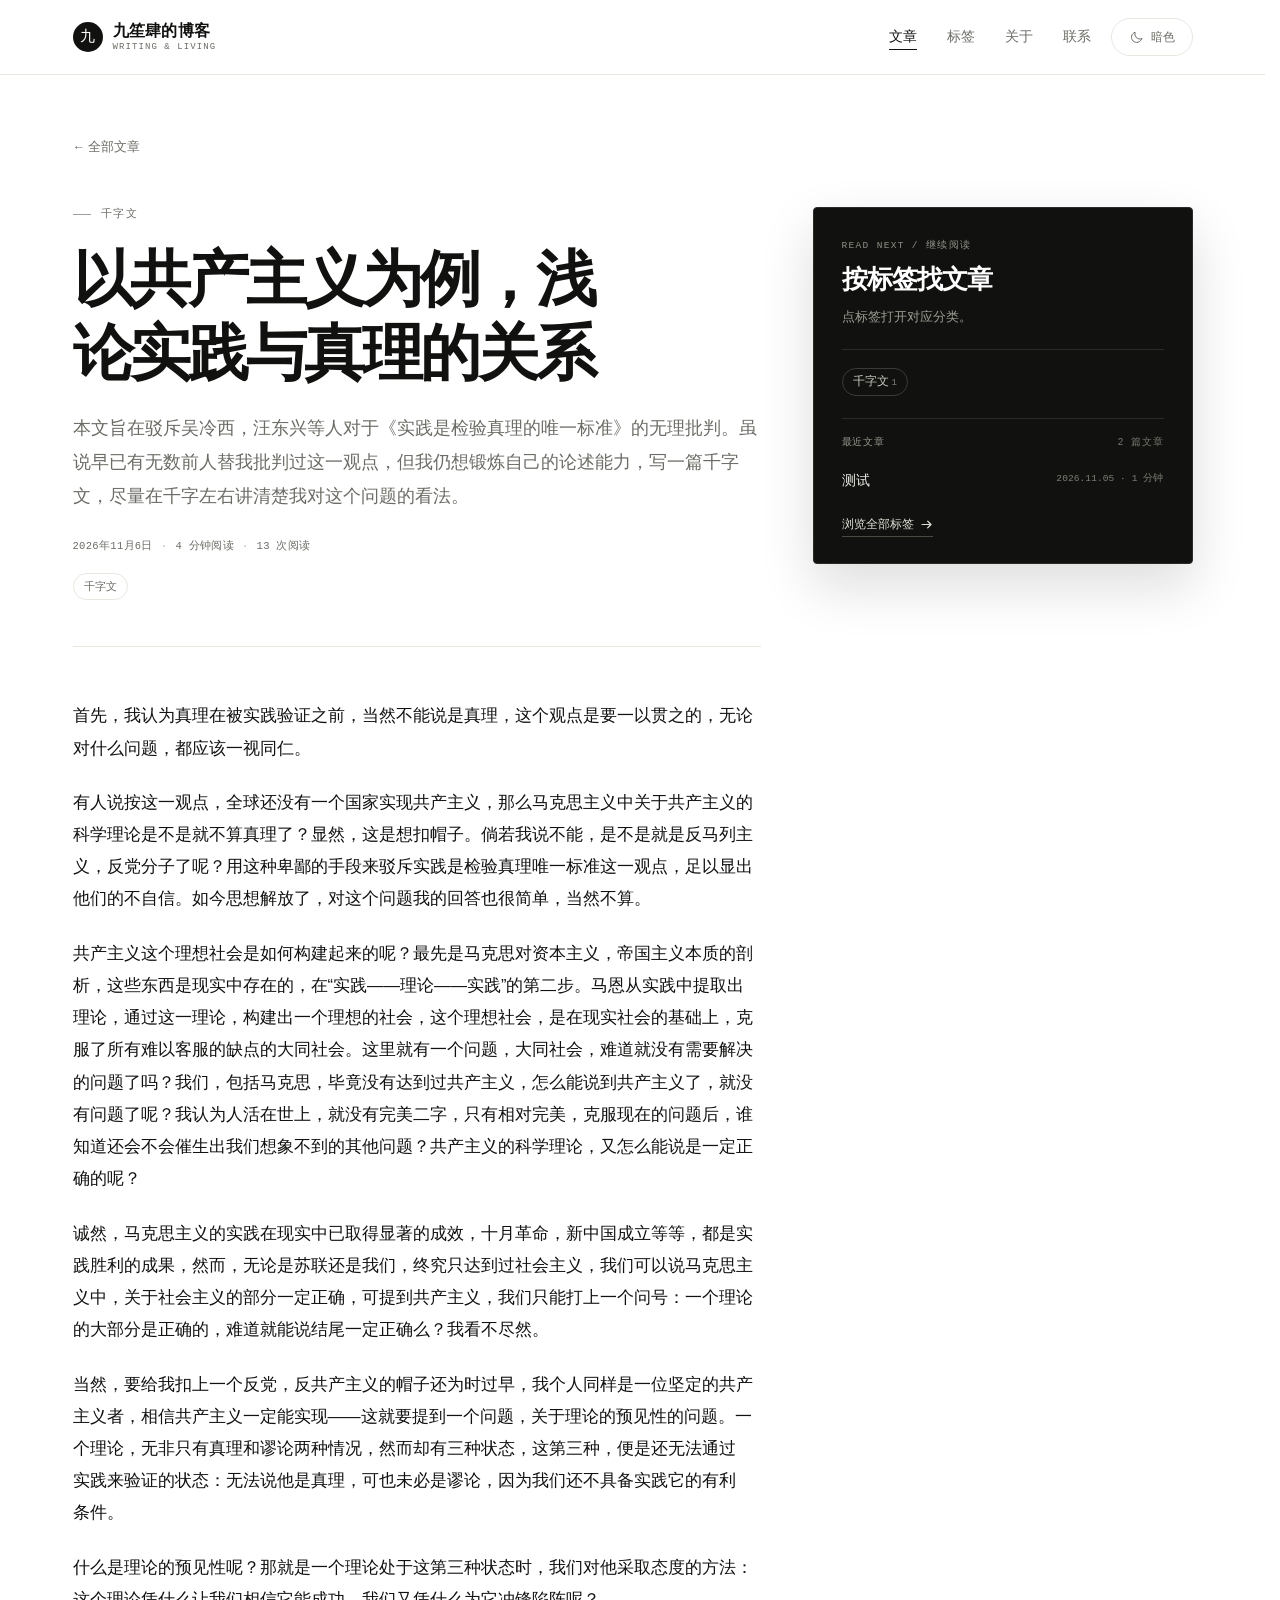
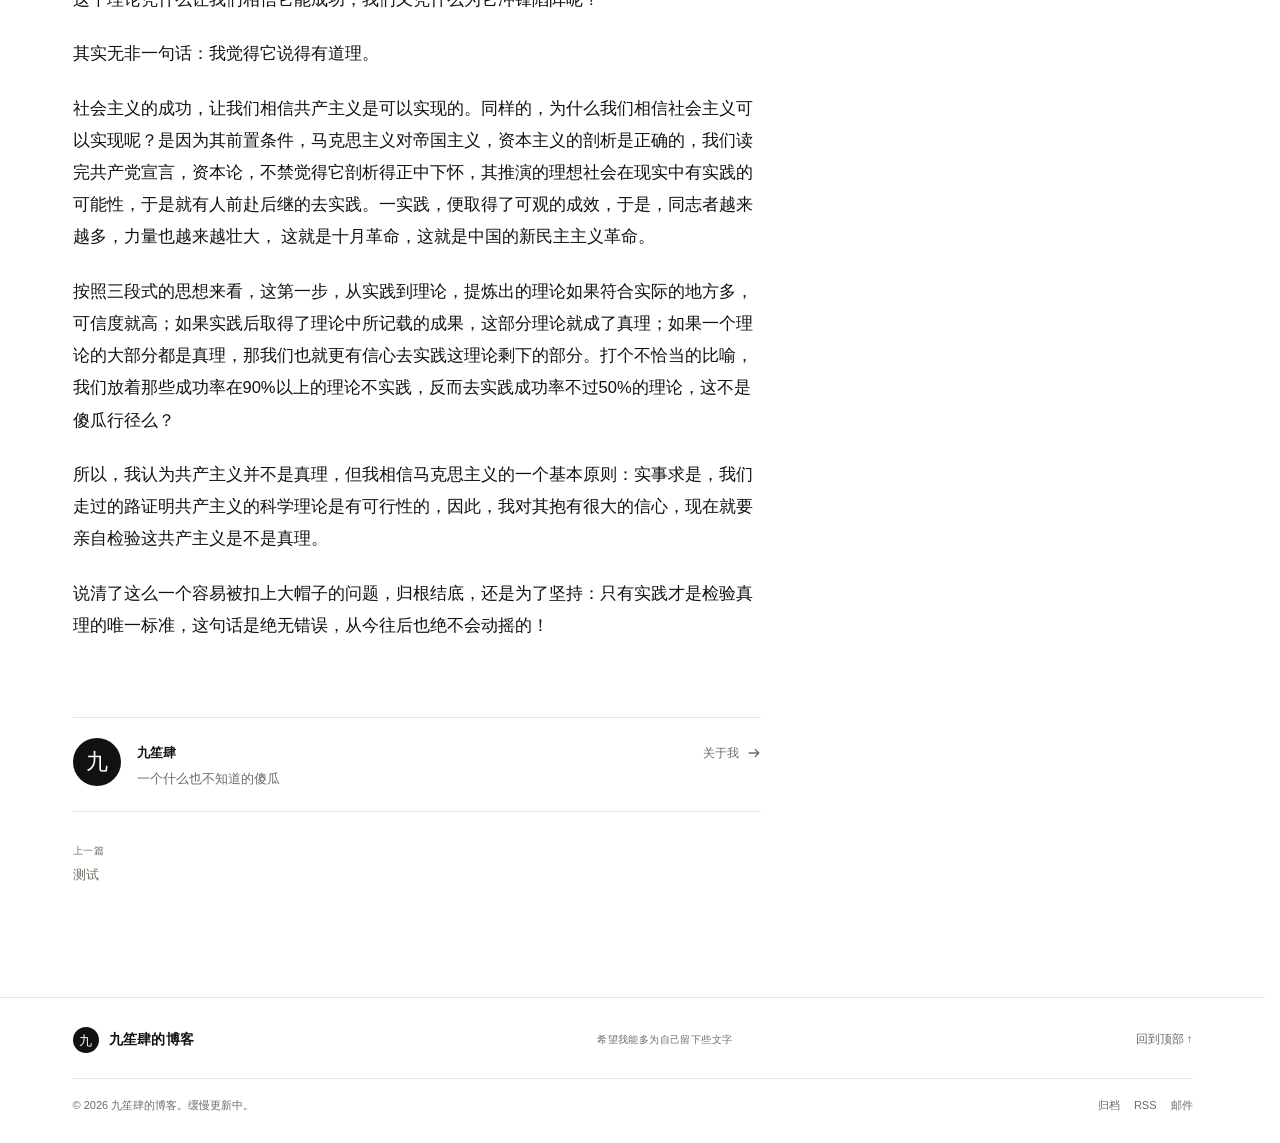
<file: post/以共产主义为例-浅论实践与真理的关系/index.html>
<!doctype html>
<html lang="zh-CN">
<head>
  <meta charset="utf-8">
  <meta name="viewport" content="width=device-width, initial-scale=1, viewport-fit=cover">
  <meta name="color-scheme" content="light dark">
  <meta name="theme-color" content="#ffffff" id="theme-color">
  <title>以共产主义为例，浅论实践与真理的关系 · 九笙肆的博客</title>
  <meta name="description" content="本文旨在驳斥吴冷西，汪东兴等人对于《实践是检验真理的唯一标准》的无理批判。虽说早已有无数前人替我批判过这一观点，但我仍想锻炼自己的论述能力，写一篇千字文，尽量在千字左右讲清楚我对这个问题的看法。">
  <meta name="author" content="九笙肆">
  <meta property="og:site_name" content="九笙肆的博客">
  <meta property="og:title" content="以共产主义为例，浅论实践与真理的关系">
  <meta property="og:description" content="本文旨在驳斥吴冷西，汪东兴等人对于《实践是检验真理的唯一标准》的无理批判。虽说早已有无数前人替我批判过这一观点，但我仍想锻炼自己的论述能力，写一篇千字文，尽量在千字左右讲清楚我对这个问题的看法。">
  <meta property="og:type" content="article">
  <meta name="twitter:card" content="summary">
  <meta name="twitter:title" content="以共产主义为例，浅论实践与真理的关系">
  <meta name="twitter:description" content="本文旨在驳斥吴冷西，汪东兴等人对于《实践是检验真理的唯一标准》的无理批判。虽说早已有无数前人替我批判过这一观点，但我仍想锻炼自己的论述能力，写一篇千字文，尽量在千字左右讲清楚我对这个问题的看法。">
  <meta property="og:url" content="https://Nintyfour.github.io/blog/post/%E4%BB%A5%E5%85%B1%E4%BA%A7%E4%B8%BB%E4%B9%89%E4%B8%BA%E4%BE%8B-%E6%B5%85%E8%AE%BA%E5%AE%9E%E8%B7%B5%E4%B8%8E%E7%9C%9F%E7%90%86%E7%9A%84%E5%85%B3%E7%B3%BB/"><link rel="canonical" href="https://Nintyfour.github.io/blog/post/%E4%BB%A5%E5%85%B1%E4%BA%A7%E4%B8%BB%E4%B9%89%E4%B8%BA%E4%BE%8B-%E6%B5%85%E8%AE%BA%E5%AE%9E%E8%B7%B5%E4%B8%8E%E7%9C%9F%E7%90%86%E7%9A%84%E5%85%B3%E7%B3%BB/">
  <link rel="icon" href="data:image/svg+xml,%3Csvg%20xmlns%3D%22http%3A%2F%2Fwww.w3.org%2F2000%2Fsvg%22%20viewBox%3D%220%200%2064%2064%22%3E%3Crect%20width%3D%2264%22%20height%3D%2264%22%20rx%3D%2214%22%20fill%3D%22%23111110%22%2F%3E%3Ccircle%20cx%3D%2232%22%20cy%3D%2232%22%20r%3D%2212%22%20fill%3D%22none%22%20stroke%3D%22%23ffffff%22%20stroke-width%3D%224%22%2F%3E%3Cpath%20d%3D%22M32%2012v6M32%2046v6M12%2032h6M46%2032h6%22%20stroke%3D%22%23ffffff%22%20stroke-width%3D%223%22%20stroke-linecap%3D%22round%22%2F%3E%3C%2Fsvg%3E">
  <link rel="alternate" type="application/rss+xml" title="九笙肆的博客 · RSS" href="../../feed.xml">
  <script src="../../assets/theme-init.js"></script>
  <link rel="stylesheet" href="../../assets/site.css">
</head>
<body id="top" class="post-page">
  <a class="skip-link" href="#main">跳到正文</a>
  <header class="site-header">
    <div class="wrap site-header__inner">
      <a class="brand" href="../../index.html" aria-label="九笙肆的博客，回到首页">
        <span class="brand__mark" aria-hidden="true">九</span>
        <span class="brand__text">九笙肆的博客<span class="brand__sub">WRITING &amp; LIVING</span></span>
      </a>
      <nav class="site-nav" aria-label="主导航">
        <a href="../../index.html" class="is-active" aria-current="location">文章</a><a href="../../tags/index.html">标签</a><a href="../../about/index.html">关于</a><a href="../../index.html#contact">联系</a>
        
      </nav>
      <button class="theme-toggle" type="button" data-theme-toggle aria-label="切换到暗色主题" title="切换到暗色主题">
    <svg class="icon icon--moon" viewBox="0 0 24 24" fill="none" aria-hidden="true">
      <path d="M20.4 14.2A8.4 8.4 0 0 1 9.8 3.6 8.4 8.4 0 1 0 20.4 14.2Z" stroke="currentColor" stroke-width="1.6" stroke-linecap="round" stroke-linejoin="round"/>
    </svg>
    <svg class="icon icon--sun" viewBox="0 0 24 24" fill="none" aria-hidden="true">
      <circle cx="12" cy="12" r="4" stroke="currentColor" stroke-width="1.6"/>
      <path d="M12 2.5v2M12 19.5v2M21.5 12h-2M4.5 12h-2M18.7 5.3l-1.4 1.4M6.7 17.3l-1.4 1.4M18.7 18.7l-1.4-1.4M6.7 6.7 5.3 5.3" stroke="currentColor" stroke-width="1.6" stroke-linecap="round"/>
    </svg>
    <span class="theme-toggle__label theme-toggle__label--dark">暗色</span>
    <span class="theme-toggle__label theme-toggle__label--light">亮色</span>
  </button>
  <span class="sr-only" data-theme-status aria-live="polite"></span>
    </div>
  </header>
  <main id="main" tabindex="-1"><section class="article-page">
    <div class="wrap">
      <div class="article-top">
        <a href="../../index.html">← 全部文章</a>
        
      </div>
      <div class="article-layout">
        <article class="article-shell">
          <header class="article-header">
            <p class="eyebrow">千字文</p>
            <h1 class="article-title">以共产主义为例，浅论实践与真理的关系</h1>
            <p class="article-excerpt">本文旨在驳斥吴冷西，汪东兴等人对于《实践是检验真理的唯一标准》的无理批判。虽说早已有无数前人替我批判过这一观点，但我仍想锻炼自己的论述能力，写一篇千字文，尽量在千字左右讲清楚我对这个问题的看法。</p>
            <div class="article-meta"><time datetime="2026-11-06T13:29:56.204Z">2026年11月6日</time><span class="dot" aria-hidden="true">·</span><span>4 分钟阅读</span><span class="dot" aria-hidden="true">·</span><span>13 次阅读</span></div>
            <div class="article-tags"><a class="article-tag" href="../../tag/%E5%8D%83%E5%AD%97%E6%96%87-u7l5pk/index.html">千字文</a></div>
          </header>
          <div class="prose article-content"><p>  首先，我认为真理在被实践验证之前，当然不能说是真理，这个观点是要一以贯之的，无论对什么问题，都应该一视同仁。</p>
<p>  有人说按这一观点，全球还没有一个国家实现共产主义，那么马克思主义中关于共产主义的科学理论是不是就不算真理了？显然，这是想扣帽子。倘若我说不能，是不是就是反马列主义，反党分子了呢？用这种卑鄙的手段来驳斥实践是检验真理唯一标准这一观点，足以显出他们的不自信。如今思想解放了，对这个问题我的回答也很简单，当然不算。</p>
<p>  共产主义这个理想社会是如何构建起来的呢？最先是马克思对资本主义，帝国主义本质的剖析，这些东西是现实中存在的，在“实践——理论——实践”的第二步。马恩从实践中提取出理论，通过这一理论，构建出一个理想的社会，这个理想社会，是在现实社会的基础上，克服了所有难以客服的缺点的大同社会。这里就有一个问题，大同社会，难道就没有需要解决的问题了吗？我们，包括马克思，毕竟没有达到过共产主义，怎么能说到共产主义了，就没有问题了呢？我认为人活在世上，就没有完美二字，只有相对完美，克服现在的问题后，谁知道还会不会催生出我们想象不到的其他问题？共产主义的科学理论，又怎么能说是一定正确的呢？</p>
<p>  诚然，马克思主义的实践在现实中已取得显著的成效，十月革命，新中国成立等等，都是实践胜利的成果，然而，无论是苏联还是我们，终究只达到过社会主义，我们可以说马克思主义中，关于社会主义的部分一定正确，可提到共产主义，我们只能打上一个问号：一个理论的大部分是正确的，难道就能说结尾一定正确么？我看不尽然。</p>
<p>  当然，要给我扣上一个反党，反共产主义的帽子还为时过早，我个人同样是一位坚定的共产主义者，相信共产主义一定能实现——这就要提到一个问题，关于理论的预见性的问题。一个理论，无非只有真理和谬论两种情况，然而却有三种状态，这第三种，便是还无法通过实践来验证的状态：无法说他是真理，可也未必是谬论，因为我们还不具备实践它的有利条件。</p>
<p>  什么是理论的预见性呢？那就是一个理论处于这第三种状态时，我们对他采取态度的方法：这个理论凭什么让我们相信它能成功，我们又凭什么为它冲锋陷阵呢？</p>
<p>  其实无非一句话：我觉得它说得有道理。</p>
<p>  社会主义的成功，让我们相信共产主义是可以实现的。同样的，为什么我们相信社会主义可以实现呢？是因为其前置条件，马克思主义对帝国主义，资本主义的剖析是正确的，我们读完共产党宣言，资本论，不禁觉得它剖析得正中下怀，其推演的理想社会在现实中有实践的可能性，于是就有人前赴后继的去实践。一实践，便取得了可观的成效，于是，同志者越来越多，力量也越来越壮大， 这就是十月革命，这就是中国的新民主主义革命。</p>
<p>  按照三段式的思想来看，这第一步，从实践到理论，提炼出的理论如果符合实际的地方多，可信度就高；如果实践后取得了理论中所记载的成果，这部分理论就成了真理；如果一个理论的大部分都是真理，那我们也就更有信心去实践这理论剩下的部分。打个不恰当的比喻，我们放着那些成功率在90%以上的理论不实践，反而去实践成功率不过50%的理论，这不是傻瓜行径么？</p>
<p>  所以，我认为共产主义并不是真理，但我相信马克思主义的一个基本原则：实事求是，我们走过的路证明共产主义的科学理论是有可行性的，因此，我对其抱有很大的信心，现在就要亲自检验这共产主义是不是真理。</p>
<p>  说清了这么一个容易被扣上大帽子的问题，归根结底，还是为了坚持：只有实践才是检验真理的唯一标准，这句话是绝无错误，从今往后也绝不会动摇的！</p>
</div>
          <footer class="article-footer">
            <div class="author-card">
              <span class="author-card__mark" aria-hidden="true">九</span>
              <div><strong>九笙肆</strong><p>一个什么也不知道的傻瓜</p></div>
              <a class="text-link" href="../../about/index.html">关于我 <svg viewBox="0 0 16 16" fill="none" aria-hidden="true"><path d="M2.5 8h11M9.5 4l4 4-4 4" stroke="currentColor" stroke-width="1.5" stroke-linecap="round" stroke-linejoin="round"/></svg></a>
            </div>
          </footer>
          <nav class="post-nav" aria-label="相邻文章">
                <a href="../../post/%E6%B5%8B%E8%AF%95/index.html"><span>上一篇</span>测试</a>
                <span></span>
              </nav>
        </article>
        <aside class="post-index" aria-labelledby="post-index-title">
    <div class="post-index__head">
      <p class="post-index__eyebrow">Read next / 继续阅读</p>
      <h2 id="post-index-title">按标签找文章</h2>
      <p class="post-index__hint">点标签打开对应分类。</p>
    </div>
    <nav class="post-index__tags" aria-label="文章标签"><a class="post-index__tag" href="../../tag/%E5%8D%83%E5%AD%97%E6%96%87-u7l5pk/index.html">千字文<sup>1</sup></a></nav>
    <div class="post-index__section">
      <div class="post-index__section-head">
        <span data-index-label>最近文章</span>
        <span data-index-status aria-live="polite">2 篇文章</span>
      </div>
      <ol class="post-index__posts" data-index-posts><li><a class="post-index__post" href="../../post/%E6%B5%8B%E8%AF%95/index.html">
            <span class="post-index__post-title">测试</span>
            <span class="post-index__post-meta">2026.11.05 · 1 分钟</span>
          </a></li></ol>
      <a class="post-index__all" data-index-all href="../../tags/index.html"><span data-index-all-label>浏览全部标签</span> <svg viewBox="0 0 16 16" fill="none" aria-hidden="true"><path d="M2.5 8h11M9.5 4l4 4-4 4" stroke="currentColor" stroke-width="1.5" stroke-linecap="round" stroke-linejoin="round"/></svg></a>
    </div>
  </aside>
      </div>
    </div>
  </section></main>
  <footer class="site-footer">
    <div class="wrap">
      <div class="footer__top">
        <div class="footer__identity">
          <span class="brand__mark" aria-hidden="true">九</span>
          <span class="footer__name">九笙肆的博客</span>
        </div>
        <p class="footer__tagline">希望我能多为自己留下些文字</p>
        <a class="footer__top-link" href="#top">回到顶部 ↑</a>
      </div>
      <div class="footer__meta">
        <span>© 2026 九笙肆的博客。缓慢更新中。</span>
        <span class="footer__links"><a href="../../archive/index.html">归档</a><a href="../../feed.xml">RSS</a><a href="mailto:2797233663@qq.com">邮件</a></span>
      </div>
    </div>
  </footer>
  <script src="../../assets/site.js" defer></script>
</body>
</html>
</file>
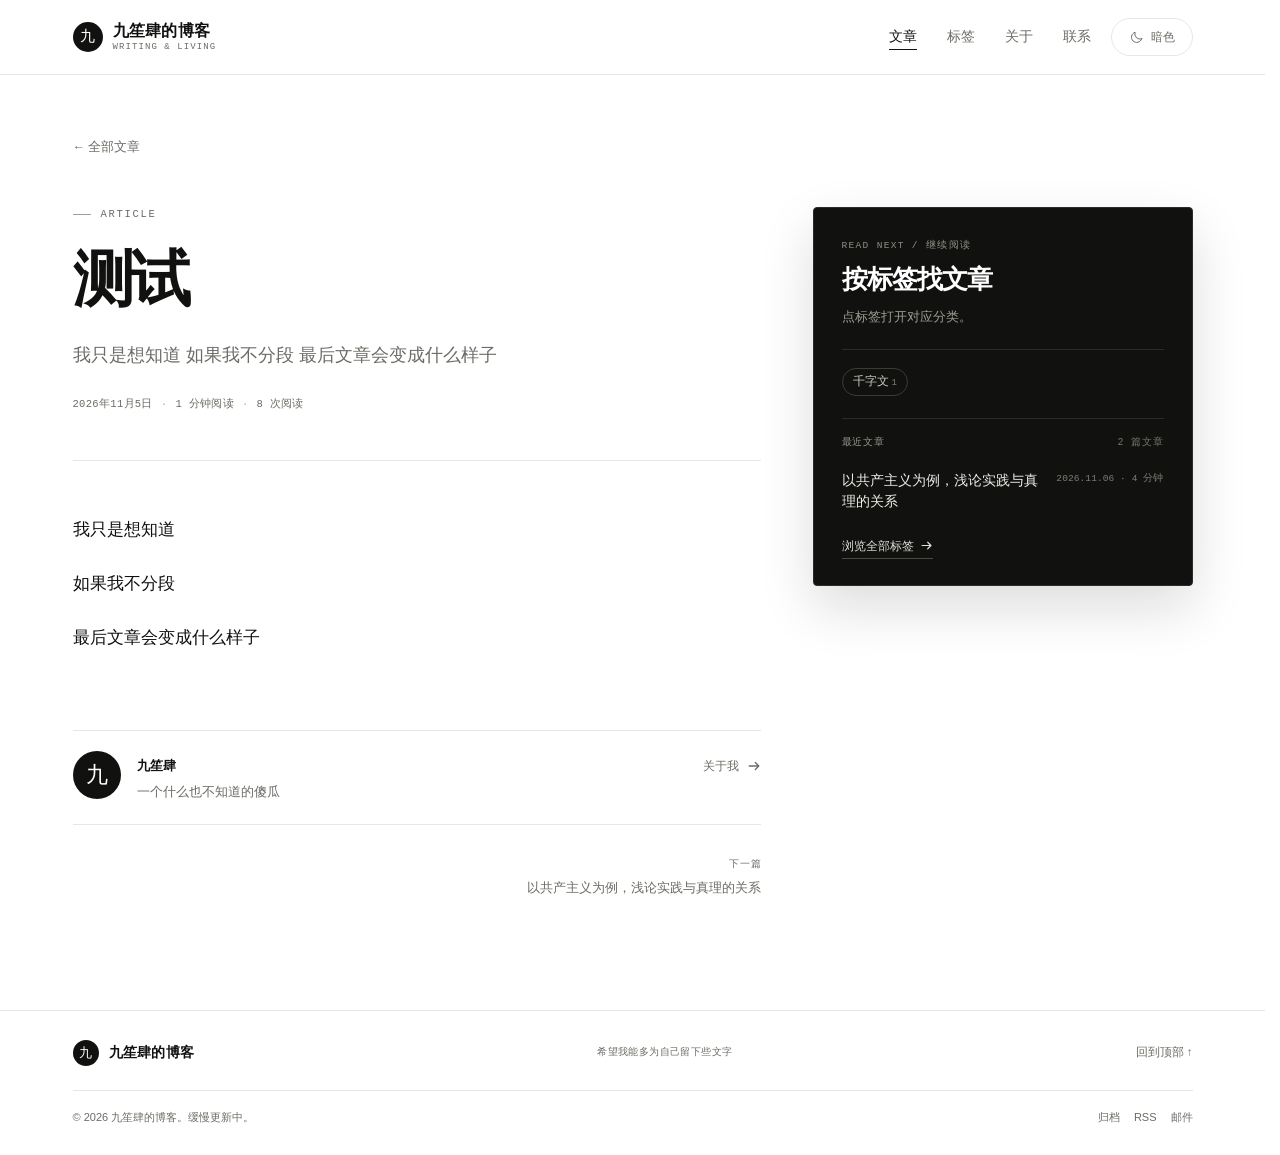
<file: post/测试/index.html>
<!doctype html>
<html lang="zh-CN">
<head>
  <meta charset="utf-8">
  <meta name="viewport" content="width=device-width, initial-scale=1, viewport-fit=cover">
  <meta name="color-scheme" content="light dark">
  <meta name="theme-color" content="#ffffff" id="theme-color">
  <title>测试 · 九笙肆的博客</title>
  <meta name="description" content="我只是想知道 如果我不分段 最后文章会变成什么样子">
  <meta name="author" content="九笙肆">
  <meta property="og:site_name" content="九笙肆的博客">
  <meta property="og:title" content="测试">
  <meta property="og:description" content="我只是想知道 如果我不分段 最后文章会变成什么样子">
  <meta property="og:type" content="article">
  <meta name="twitter:card" content="summary">
  <meta name="twitter:title" content="测试">
  <meta name="twitter:description" content="我只是想知道 如果我不分段 最后文章会变成什么样子">
  <meta property="og:url" content="https://Nintyfour.github.io/blog/post/%E6%B5%8B%E8%AF%95/"><link rel="canonical" href="https://Nintyfour.github.io/blog/post/%E6%B5%8B%E8%AF%95/">
  <link rel="icon" href="data:image/svg+xml,%3Csvg%20xmlns%3D%22http%3A%2F%2Fwww.w3.org%2F2000%2Fsvg%22%20viewBox%3D%220%200%2064%2064%22%3E%3Crect%20width%3D%2264%22%20height%3D%2264%22%20rx%3D%2214%22%20fill%3D%22%23111110%22%2F%3E%3Ccircle%20cx%3D%2232%22%20cy%3D%2232%22%20r%3D%2212%22%20fill%3D%22none%22%20stroke%3D%22%23ffffff%22%20stroke-width%3D%224%22%2F%3E%3Cpath%20d%3D%22M32%2012v6M32%2046v6M12%2032h6M46%2032h6%22%20stroke%3D%22%23ffffff%22%20stroke-width%3D%223%22%20stroke-linecap%3D%22round%22%2F%3E%3C%2Fsvg%3E">
  <link rel="alternate" type="application/rss+xml" title="九笙肆的博客 · RSS" href="../../feed.xml">
  <script src="../../assets/theme-init.js"></script>
  <link rel="stylesheet" href="../../assets/site.css">
</head>
<body id="top" class="post-page">
  <a class="skip-link" href="#main">跳到正文</a>
  <header class="site-header">
    <div class="wrap site-header__inner">
      <a class="brand" href="../../index.html" aria-label="九笙肆的博客，回到首页">
        <span class="brand__mark" aria-hidden="true">九</span>
        <span class="brand__text">九笙肆的博客<span class="brand__sub">WRITING &amp; LIVING</span></span>
      </a>
      <nav class="site-nav" aria-label="主导航">
        <a href="../../index.html" class="is-active" aria-current="location">文章</a><a href="../../tags/index.html">标签</a><a href="../../about/index.html">关于</a><a href="../../index.html#contact">联系</a>
        
      </nav>
      <button class="theme-toggle" type="button" data-theme-toggle aria-label="切换到暗色主题" title="切换到暗色主题">
    <svg class="icon icon--moon" viewBox="0 0 24 24" fill="none" aria-hidden="true">
      <path d="M20.4 14.2A8.4 8.4 0 0 1 9.8 3.6 8.4 8.4 0 1 0 20.4 14.2Z" stroke="currentColor" stroke-width="1.6" stroke-linecap="round" stroke-linejoin="round"/>
    </svg>
    <svg class="icon icon--sun" viewBox="0 0 24 24" fill="none" aria-hidden="true">
      <circle cx="12" cy="12" r="4" stroke="currentColor" stroke-width="1.6"/>
      <path d="M12 2.5v2M12 19.5v2M21.5 12h-2M4.5 12h-2M18.7 5.3l-1.4 1.4M6.7 17.3l-1.4 1.4M18.7 18.7l-1.4-1.4M6.7 6.7 5.3 5.3" stroke="currentColor" stroke-width="1.6" stroke-linecap="round"/>
    </svg>
    <span class="theme-toggle__label theme-toggle__label--dark">暗色</span>
    <span class="theme-toggle__label theme-toggle__label--light">亮色</span>
  </button>
  <span class="sr-only" data-theme-status aria-live="polite"></span>
    </div>
  </header>
  <main id="main" tabindex="-1"><section class="article-page">
    <div class="wrap">
      <div class="article-top">
        <a href="../../index.html">← 全部文章</a>
        
      </div>
      <div class="article-layout">
        <article class="article-shell">
          <header class="article-header">
            <p class="eyebrow">Article</p>
            <h1 class="article-title">测试</h1>
            <p class="article-excerpt">我只是想知道 如果我不分段 最后文章会变成什么样子</p>
            <div class="article-meta"><time datetime="2026-11-05T04:00:00.000Z">2026年11月5日</time><span class="dot" aria-hidden="true">·</span><span>1 分钟阅读</span><span class="dot" aria-hidden="true">·</span><span>8 次阅读</span></div>
            
          </header>
          <div class="prose article-content"><p>我只是想知道</p>
<p>如果我不分段</p>
<p>最后文章会变成什么样子</p>
</div>
          <footer class="article-footer">
            <div class="author-card">
              <span class="author-card__mark" aria-hidden="true">九</span>
              <div><strong>九笙肆</strong><p>一个什么也不知道的傻瓜</p></div>
              <a class="text-link" href="../../about/index.html">关于我 <svg viewBox="0 0 16 16" fill="none" aria-hidden="true"><path d="M2.5 8h11M9.5 4l4 4-4 4" stroke="currentColor" stroke-width="1.5" stroke-linecap="round" stroke-linejoin="round"/></svg></a>
            </div>
          </footer>
          <nav class="post-nav" aria-label="相邻文章">
                <span></span>
                <a class="next" href="../../post/%E4%BB%A5%E5%85%B1%E4%BA%A7%E4%B8%BB%E4%B9%89%E4%B8%BA%E4%BE%8B-%E6%B5%85%E8%AE%BA%E5%AE%9E%E8%B7%B5%E4%B8%8E%E7%9C%9F%E7%90%86%E7%9A%84%E5%85%B3%E7%B3%BB/index.html"><span>下一篇</span>以共产主义为例，浅论实践与真理的关系</a>
              </nav>
        </article>
        <aside class="post-index" aria-labelledby="post-index-title">
    <div class="post-index__head">
      <p class="post-index__eyebrow">Read next / 继续阅读</p>
      <h2 id="post-index-title">按标签找文章</h2>
      <p class="post-index__hint">点标签打开对应分类。</p>
    </div>
    <nav class="post-index__tags" aria-label="文章标签"><a class="post-index__tag" href="../../tag/%E5%8D%83%E5%AD%97%E6%96%87-u7l5pk/index.html">千字文<sup>1</sup></a></nav>
    <div class="post-index__section">
      <div class="post-index__section-head">
        <span data-index-label>最近文章</span>
        <span data-index-status aria-live="polite">2 篇文章</span>
      </div>
      <ol class="post-index__posts" data-index-posts><li><a class="post-index__post" href="../../post/%E4%BB%A5%E5%85%B1%E4%BA%A7%E4%B8%BB%E4%B9%89%E4%B8%BA%E4%BE%8B-%E6%B5%85%E8%AE%BA%E5%AE%9E%E8%B7%B5%E4%B8%8E%E7%9C%9F%E7%90%86%E7%9A%84%E5%85%B3%E7%B3%BB/index.html">
            <span class="post-index__post-title">以共产主义为例，浅论实践与真理的关系</span>
            <span class="post-index__post-meta">2026.11.06 · 4 分钟</span>
          </a></li></ol>
      <a class="post-index__all" data-index-all href="../../tags/index.html"><span data-index-all-label>浏览全部标签</span> <svg viewBox="0 0 16 16" fill="none" aria-hidden="true"><path d="M2.5 8h11M9.5 4l4 4-4 4" stroke="currentColor" stroke-width="1.5" stroke-linecap="round" stroke-linejoin="round"/></svg></a>
    </div>
  </aside>
      </div>
    </div>
  </section></main>
  <footer class="site-footer">
    <div class="wrap">
      <div class="footer__top">
        <div class="footer__identity">
          <span class="brand__mark" aria-hidden="true">九</span>
          <span class="footer__name">九笙肆的博客</span>
        </div>
        <p class="footer__tagline">希望我能多为自己留下些文字</p>
        <a class="footer__top-link" href="#top">回到顶部 ↑</a>
      </div>
      <div class="footer__meta">
        <span>© 2026 九笙肆的博客。缓慢更新中。</span>
        <span class="footer__links"><a href="../../archive/index.html">归档</a><a href="../../feed.xml">RSS</a><a href="mailto:2797233663@qq.com">邮件</a></span>
      </div>
    </div>
  </footer>
  <script src="../../assets/site.js" defer></script>
</body>
</html>
</file>
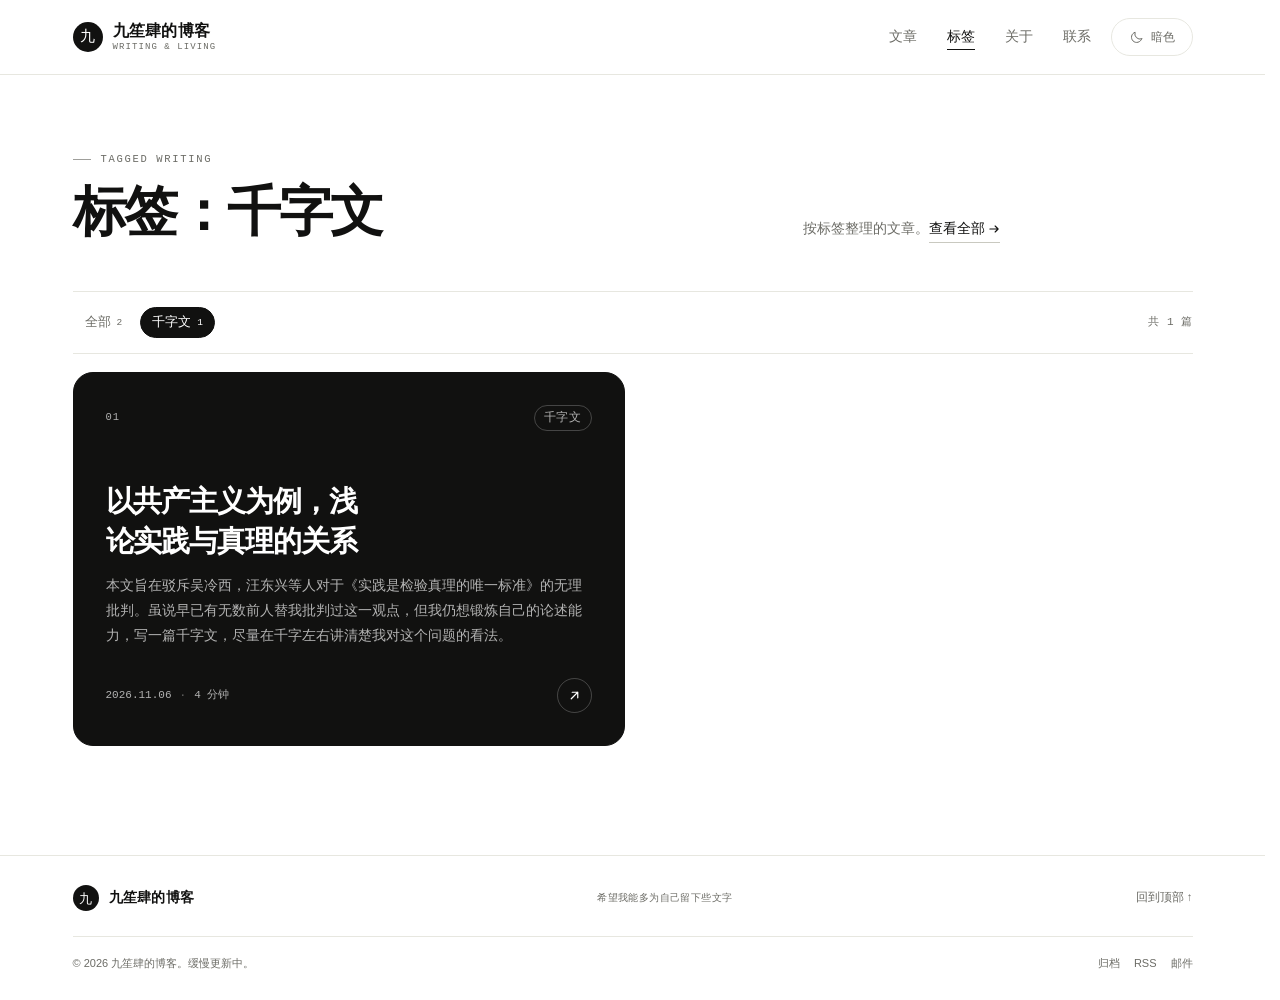
<file: tag/千字文-u7l5pk/index.html>
<!doctype html>
<html lang="zh-CN">
<head>
  <meta charset="utf-8">
  <meta name="viewport" content="width=device-width, initial-scale=1, viewport-fit=cover">
  <meta name="color-scheme" content="light dark">
  <meta name="theme-color" content="#ffffff" id="theme-color">
  <title>标签：千字文 · 九笙肆的博客</title>
  <meta name="description" content="浏览「千字文」标签下的文章。">
  <meta name="author" content="九笙肆">
  <meta property="og:site_name" content="九笙肆的博客">
  <meta property="og:title" content="标签：千字文">
  <meta property="og:description" content="浏览「千字文」标签下的文章。">
  <meta property="og:type" content="website">
  <meta name="twitter:card" content="summary">
  <meta name="twitter:title" content="标签：千字文">
  <meta name="twitter:description" content="浏览「千字文」标签下的文章。">
  <meta property="og:url" content="https://Nintyfour.github.io/blog/tag/%E5%8D%83%E5%AD%97%E6%96%87-u7l5pk/"><link rel="canonical" href="https://Nintyfour.github.io/blog/tag/%E5%8D%83%E5%AD%97%E6%96%87-u7l5pk/">
  <link rel="icon" href="data:image/svg+xml,%3Csvg%20xmlns%3D%22http%3A%2F%2Fwww.w3.org%2F2000%2Fsvg%22%20viewBox%3D%220%200%2064%2064%22%3E%3Crect%20width%3D%2264%22%20height%3D%2264%22%20rx%3D%2214%22%20fill%3D%22%23111110%22%2F%3E%3Ccircle%20cx%3D%2232%22%20cy%3D%2232%22%20r%3D%2212%22%20fill%3D%22none%22%20stroke%3D%22%23ffffff%22%20stroke-width%3D%224%22%2F%3E%3Cpath%20d%3D%22M32%2012v6M32%2046v6M12%2032h6M46%2032h6%22%20stroke%3D%22%23ffffff%22%20stroke-width%3D%223%22%20stroke-linecap%3D%22round%22%2F%3E%3C%2Fsvg%3E">
  <link rel="alternate" type="application/rss+xml" title="九笙肆的博客 · RSS" href="../../feed.xml">
  <script src="../../assets/theme-init.js"></script>
  <link rel="stylesheet" href="../../assets/site.css">
</head>
<body id="top" class="tag-page">
  <a class="skip-link" href="#main">跳到正文</a>
  <header class="site-header">
    <div class="wrap site-header__inner">
      <a class="brand" href="../../index.html" aria-label="九笙肆的博客，回到首页">
        <span class="brand__mark" aria-hidden="true">九</span>
        <span class="brand__text">九笙肆的博客<span class="brand__sub">WRITING &amp; LIVING</span></span>
      </a>
      <nav class="site-nav" aria-label="主导航">
        <a href="../../index.html">文章</a><a href="../../tags/index.html" class="is-active" aria-current="location">标签</a><a href="../../about/index.html">关于</a><a href="../../index.html#contact">联系</a>
        
      </nav>
      <button class="theme-toggle" type="button" data-theme-toggle aria-label="切换到暗色主题" title="切换到暗色主题">
    <svg class="icon icon--moon" viewBox="0 0 24 24" fill="none" aria-hidden="true">
      <path d="M20.4 14.2A8.4 8.4 0 0 1 9.8 3.6 8.4 8.4 0 1 0 20.4 14.2Z" stroke="currentColor" stroke-width="1.6" stroke-linecap="round" stroke-linejoin="round"/>
    </svg>
    <svg class="icon icon--sun" viewBox="0 0 24 24" fill="none" aria-hidden="true">
      <circle cx="12" cy="12" r="4" stroke="currentColor" stroke-width="1.6"/>
      <path d="M12 2.5v2M12 19.5v2M21.5 12h-2M4.5 12h-2M18.7 5.3l-1.4 1.4M6.7 17.3l-1.4 1.4M18.7 18.7l-1.4-1.4M6.7 6.7 5.3 5.3" stroke="currentColor" stroke-width="1.6" stroke-linecap="round"/>
    </svg>
    <span class="theme-toggle__label theme-toggle__label--dark">暗色</span>
    <span class="theme-toggle__label theme-toggle__label--light">亮色</span>
  </button>
  <span class="sr-only" data-theme-status aria-live="polite"></span>
    </div>
  </header>
  <main id="main" tabindex="-1"><section class="section writing writing--tag" id="writing" aria-labelledby="writing-title">
    <div class="wrap">
      <div class="section-head">
        <div>
          <p class="eyebrow">Tagged writing</p>
          <h1 class="section-title" id="writing-title">标签：千字文</h1>
        </div>
        <p class="section-note">按标签整理的文章。<a class="inline-link" href="../../index.html">查看全部 <svg viewBox="0 0 16 16" fill="none" aria-hidden="true"><path d="M2.5 8h11M9.5 4l4 4-4 4" stroke="currentColor" stroke-width="1.5" stroke-linecap="round" stroke-linejoin="round"/></svg></a></p>
      </div>
      <div class="post-toolbar">
        <nav class="filters" aria-label="按标签筛选文章"><a class="filter-pill" href="../../index.html">全部<span class="filter-pill__count">2</span></a><a class="filter-pill is-active" href="../../tag/%E5%8D%83%E5%AD%97%E6%96%87-u7l5pk/index.html" aria-current="page">千字文<span class="filter-pill__count">1</span></a></nav>
        <p class="post-total" role="status">共 1 篇</p>
      </div>
      <div class="post-grid"><article class="post-card post-card--accent">
    <a class="post-card__link" href="../../post/%E4%BB%A5%E5%85%B1%E4%BA%A7%E4%B8%BB%E4%B9%89%E4%B8%BA%E4%BE%8B-%E6%B5%85%E8%AE%BA%E5%AE%9E%E8%B7%B5%E4%B8%8E%E7%9C%9F%E7%90%86%E7%9A%84%E5%85%B3%E7%B3%BB/index.html">
      <div class="post-card__top">
        <span class="post-card__index" aria-hidden="true">01</span>
        <span class="post-card__category">千字文</span>
      </div>
      <h2 class="post-card__title">以共产主义为例，浅论实践与真理的关系</h2>
      <p class="post-card__excerpt">本文旨在驳斥吴冷西，汪东兴等人对于《实践是检验真理的唯一标准》的无理批判。虽说早已有无数前人替我批判过这一观点，但我仍想锻炼自己的论述能力，写一篇千字文，尽量在千字左右讲清楚我对这个问题的看法。</p>
      <div class="post-card__foot">
        <div class="post-card__meta"><time datetime="2026-11-06T13:29:56.204Z">2026.11.06</time><span class="dot" aria-hidden="true">·</span><span>4 分钟</span></div>
        <span class="post-card__arrow" aria-hidden="true"><svg viewBox="0 0 16 16" fill="none" aria-hidden="true"><path d="M4 12 12 4M5.2 4H12v6.8" stroke="currentColor" stroke-width="1.5" stroke-linecap="round" stroke-linejoin="round"/></svg></span>
      </div>
    </a>
  </article></div>
      
    </div>
  </section></main>
  <footer class="site-footer">
    <div class="wrap">
      <div class="footer__top">
        <div class="footer__identity">
          <span class="brand__mark" aria-hidden="true">九</span>
          <span class="footer__name">九笙肆的博客</span>
        </div>
        <p class="footer__tagline">希望我能多为自己留下些文字</p>
        <a class="footer__top-link" href="#top">回到顶部 ↑</a>
      </div>
      <div class="footer__meta">
        <span>© 2026 九笙肆的博客。缓慢更新中。</span>
        <span class="footer__links"><a href="../../archive/index.html">归档</a><a href="../../feed.xml">RSS</a><a href="mailto:2797233663@qq.com">邮件</a></span>
      </div>
    </div>
  </footer>
  <script src="../../assets/site.js" defer></script>
</body>
</html>
</file>
<file: assets/site.css>
/* =============================================================
   九笙肆 · 个人文章站
   白底黑字、少量衬线、亮暗双主题。
   ============================================================= */

:root {
  color-scheme: light;
  --bg: #ffffff;
  --ink: #111110;
  --muted: #6c6c66;
  --soft: #f5f5f1;
  --line: #e7e7e0;
  --line-strong: #c9c9c0;
  --header-bg: rgba(255, 255, 255, 0.84);
  --dot: rgba(17, 17, 16, 0.13);
  --shadow: 0 18px 50px rgba(17, 17, 16, 0.08);
  --font-sans: "Segoe UI", -apple-system, BlinkMacSystemFont, "PingFang SC", "Hiragino Sans GB", "Microsoft YaHei", "Noto Sans SC", sans-serif;
  --font-serif: "Iowan Old Style", Baskerville, "Times New Roman", "Songti SC", "STSong", "Noto Serif SC", "SimSun", serif;
  --font-mono: "SFMono-Regular", ui-monospace, Consolas, "Liberation Mono", monospace;
  --radius-lg: 26px;
  --radius-md: 20px;
  --gutter: clamp(20px, 4vw, 40px);
  --ease: cubic-bezier(0.2, 0.7, 0.2, 1);
}

html[data-theme="dark"] {
  color-scheme: dark;
  --bg: #0e0e0d;
  --ink: #f3f3ed;
  --muted: #a0a098;
  --soft: #171715;
  --line: #2a2a27;
  --line-strong: #42423c;
  --header-bg: rgba(14, 14, 13, 0.84);
  --dot: rgba(243, 243, 237, 0.14);
  --shadow: 0 18px 50px rgba(0, 0, 0, 0.46);
}

*,
*::before,
*::after {
  box-sizing: border-box;
}

html {
  scroll-behavior: smooth;
  scrollbar-gutter: stable;
  scrollbar-color: var(--line-strong) transparent;
  -webkit-text-size-adjust: 100%;
}

body {
  margin: 0;
  min-width: 280px;
  min-height: 100vh;
  background: var(--bg);
  color: var(--ink);
  font-family: var(--font-sans);
  font-size: 16px;
  line-height: 1.7;
  -webkit-font-smoothing: antialiased;
  -moz-osx-font-smoothing: grayscale;
  text-rendering: optimizeLegibility;
}

::selection {
  background: var(--ink);
  color: var(--bg);
}

img,
svg {
  display: block;
  max-width: 100%;
}

a {
  color: inherit;
  text-decoration: none;
}

button {
  margin: 0;
  padding: 0;
  border: 0;
  background: none;
  color: inherit;
  font: inherit;
  cursor: pointer;
}

h1,
h2,
h3,
h4,
p,
blockquote,
dl,
dd,
figure {
  margin: 0;
}

:focus-visible {
  outline: 2px solid var(--ink);
  outline-offset: 4px;
}

main:focus {
  outline: none;
}

.wrap {
  width: 100%;
  max-width: 1200px;
  margin-inline: auto;
  padding-inline: var(--gutter);
}

.sr-only {
  position: absolute !important;
  width: 1px !important;
  height: 1px !important;
  padding: 0 !important;
  margin: -1px !important;
  overflow: hidden !important;
  clip: rect(0, 0, 0, 0) !important;
  white-space: nowrap !important;
  border: 0 !important;
}

.skip-link {
  position: fixed;
  top: 14px;
  left: 14px;
  z-index: 200;
  padding: 10px 16px;
  border: 1px solid var(--ink);
  border-radius: 999px;
  background: var(--bg);
  color: var(--ink);
  font-size: 14px;
  transform: translateY(-160%);
  transition: transform 0.2s ease;
}

.skip-link:focus {
  transform: translateY(0);
}

.eyebrow {
  display: flex;
  align-items: center;
  gap: 10px;
  color: var(--muted);
  font-family: var(--font-mono);
  font-size: 10.5px;
  font-weight: 500;
  line-height: 1.4;
  letter-spacing: 0.16em;
  text-transform: uppercase;
}

.eyebrow::before {
  content: "";
  width: 18px;
  height: 1px;
  flex: 0 0 auto;
  background: currentColor;
  opacity: 0.65;
}

/* ---------- Header ---------- */

.site-header {
  position: sticky;
  top: 0;
  z-index: 50;
  border-bottom: 1px solid var(--line);
  background: var(--header-bg);
  -webkit-backdrop-filter: saturate(1.15) blur(18px);
  backdrop-filter: saturate(1.15) blur(18px);
}

@supports not ((backdrop-filter: blur(1px)) or (-webkit-backdrop-filter: blur(1px))) {
  .site-header {
    background: var(--bg);
  }
}

.site-header__inner {
  display: flex;
  align-items: center;
  flex-wrap: wrap;
  gap: 18px;
  min-height: 74px;
}

.brand {
  display: inline-flex;
  align-items: center;
  gap: 10px;
  flex: 0 1 auto;
  min-width: 0;
  border-radius: 10px;
}

.brand__mark {
  display: grid;
  place-items: center;
  width: 30px;
  height: 30px;
  border-radius: 50%;
  background: var(--ink);
  color: var(--bg);
  font-family: var(--font-serif);
  font-size: 15px;
  line-height: 1;
  transition: transform 0.3s var(--ease);
}

.brand:hover .brand__mark {
  transform: rotate(-8deg);
}

.brand__text {
  display: flex;
  flex-direction: column;
  min-width: 0;
  font-size: 16px;
  font-weight: 650;
  line-height: 1.3;
  letter-spacing: 0.02em;
  overflow-wrap: anywhere;
}

.brand__sub {
  color: var(--muted);
  font-family: var(--font-mono);
  font-size: 9px;
  font-weight: 400;
  letter-spacing: 0.12em;
  text-transform: uppercase;
}

.site-nav {
  display: flex;
  align-items: center;
  gap: clamp(12px, 2.1vw, 26px);
  margin-left: auto;
}

.site-nav a {
  position: relative;
  display: inline-flex;
  align-items: center;
  min-height: 40px;
  padding-inline: 2px;
  color: var(--muted);
  font-size: 13.5px;
  line-height: 1;
  transition: color 0.2s ease;
}

.site-nav a::after {
  content: "";
  position: absolute;
  right: 2px;
  bottom: 7px;
  left: 2px;
  height: 1px;
  background: currentColor;
  transform: scaleX(0);
  transform-origin: right;
  transition: transform 0.25s var(--ease);
}

.site-nav a:hover,
.site-nav a.is-active {
  color: var(--ink);
}

.site-nav a:hover::after,
.site-nav a.is-active::after {
  transform: scaleX(1);
  transform-origin: left;
}

.site-nav .nav-admin {
  color: var(--muted);
  font-size: 12px;
}

.theme-toggle {
  display: inline-flex;
  align-items: center;
  justify-content: center;
  gap: 7px;
  min-width: 82px;
  height: 38px;
  padding-inline: 12px;
  border: 1px solid var(--line);
  border-radius: 999px;
  color: var(--muted);
  font-size: 12px;
  line-height: 1;
  transition: color 0.2s ease, border-color 0.2s ease, background-color 0.2s ease;
}

.theme-toggle:hover {
  border-color: var(--line-strong);
  background: var(--soft);
  color: var(--ink);
}

.theme-toggle svg {
  width: 15px;
  height: 15px;
  flex: 0 0 auto;
}

.theme-toggle__label--light,
.theme-toggle .icon--sun {
  display: none;
}

html[data-theme="dark"] .theme-toggle__label--dark,
html[data-theme="dark"] .theme-toggle .icon--moon {
  display: none;
}

html[data-theme="dark"] .theme-toggle__label--light {
  display: inline;
}

html[data-theme="dark"] .theme-toggle .icon--sun {
  display: block;
}

/* ---------- Hero ---------- */

.hero {
  position: relative;
  overflow: hidden;
  padding-block: clamp(64px, 9vw, 126px) clamp(62px, 8vw, 106px);
}

.hero::before {
  content: "";
  position: absolute;
  top: 3%;
  right: -5%;
  width: min(44vw, 560px);
  aspect-ratio: 1;
  background-image: radial-gradient(var(--dot) 1.1px, transparent 1.1px);
  background-size: 18px 18px;
  -webkit-mask-image: radial-gradient(circle at center, #000 0%, transparent 70%);
  mask-image: radial-gradient(circle at center, #000 0%, transparent 70%);
  pointer-events: none;
}

.hero > .wrap {
  position: relative;
  z-index: 1;
}

.hero__grid {
  display: grid;
  grid-template-columns: minmax(0, 1.45fr) minmax(276px, 0.72fr);
  align-items: end;
  gap: clamp(44px, 6vw, 88px);
}

.hero__copy {
  min-width: 0;
}

.hero__title {
  max-width: 720px;
  margin-top: clamp(20px, 2.6vw, 30px);
  font-size: clamp(2.6rem, 7vw, 5rem);
  font-weight: 680;
  letter-spacing: -0.055em;
  line-height: 1.12;
  overflow-wrap: anywhere;
  text-wrap: balance;
}

.hero__title-line {
  display: block;
}

.hero__mark {
  position: relative;
  display: inline-block;
}

.hero__mark::after {
  content: "";
  position: absolute;
  right: 0.02em;
  bottom: 0.045em;
  left: 0.02em;
  height: 0.055em;
  border-radius: 999px;
  background: currentColor;
  transform: scaleX(1) rotate(-1deg);
  transform-origin: left center;
}

.hero__intro {
  max-width: 38em;
  margin-top: clamp(24px, 3vw, 34px);
  color: var(--muted);
  font-size: clamp(15px, 1.35vw, 17px);
  line-height: 1.9;
  text-wrap: pretty;
}

.hero__actions {
  display: flex;
  align-items: center;
  flex-wrap: wrap;
  gap: 14px 22px;
  margin-top: clamp(28px, 3.5vw, 38px);
}

.btn {
  display: inline-flex;
  align-items: center;
  justify-content: center;
  gap: 10px;
  min-height: 48px;
  padding: 0 20px;
  border: 1px solid var(--ink);
  border-radius: 999px;
  font-size: 13.5px;
  line-height: 1;
  white-space: nowrap;
  transition: transform 0.25s var(--ease), background-color 0.2s ease, color 0.2s ease, box-shadow 0.25s ease;
}

.btn--solid {
  background: var(--ink);
  color: var(--bg);
}

.btn svg {
  width: 15px;
  height: 15px;
  flex: 0 0 auto;
  transition: transform 0.25s var(--ease);
}

@media (hover: hover) {
  .btn--solid:hover {
    transform: translateY(-2px);
    box-shadow: 0 10px 24px rgba(17, 17, 16, 0.14);
  }

  html[data-theme="dark"] .btn--solid:hover {
    box-shadow: 0 10px 24px rgba(0, 0, 0, 0.5);
  }

  .btn:hover svg {
    transform: translate(2px, -2px);
  }
}

.text-link {
  display: inline-flex;
  align-items: center;
  gap: 8px;
  padding-block: 7px;
  border-bottom: 1px solid transparent;
  color: var(--muted);
  font-size: 13.5px;
  line-height: 1.4;
  transition: color 0.2s ease, border-color 0.2s ease;
}

.text-link svg {
  width: 14px;
  height: 14px;
  flex: 0 0 auto;
  transition: transform 0.25s var(--ease);
}

.text-link:hover {
  border-bottom-color: var(--ink);
  color: var(--ink);
}

.text-link:hover svg {
  transform: translateX(2px);
}

.hero-side {
  display: flex;
  flex-direction: column;
  gap: 22px;
  padding-left: clamp(24px, 4vw, 44px);
  border-left: 1px solid var(--line);
}

.hero-side__head {
  display: flex;
  align-items: center;
  justify-content: space-between;
  gap: 18px;
}

.hero-side__label {
  color: var(--muted);
  font-family: var(--font-mono);
  font-size: 10.5px;
  letter-spacing: 0.16em;
  line-height: 1.4;
}

.hero-side__avatar {
  display: grid;
  place-items: center;
  width: 46px;
  height: 46px;
  border-radius: 50%;
  background: var(--ink);
  color: var(--bg);
  font-family: var(--font-serif);
  font-size: 21px;
  line-height: 1;
  flex: 0 0 auto;
}

.hero-side__quote {
  font-family: var(--font-serif);
  font-size: clamp(21px, 2.2vw, 28px);
  font-weight: 400;
  line-height: 1.55;
  letter-spacing: 0.005em;
  overflow-wrap: anywhere;
  text-wrap: pretty;
}

.hero-side__list {
  display: grid;
  gap: 11px;
  padding-top: 18px;
  border-top: 1px solid var(--line);
}

.hero-side__list > div {
  display: flex;
  align-items: baseline;
  justify-content: space-between;
  gap: 20px;
  font-size: 12.5px;
  line-height: 1.6;
}

.hero-side__list dt {
  color: var(--muted);
  white-space: nowrap;
}

.hero-side__list dd {
  color: var(--ink);
  text-align: right;
}

.hero-side__stats {
  display: flex;
  flex-wrap: wrap;
  gap: 8px 18px;
  color: var(--muted);
  font-family: var(--font-mono);
  font-size: 11px;
  letter-spacing: 0.03em;
}

.hero-side__stats strong {
  color: var(--ink);
  font-weight: 500;
}

/* ---------- Sections ---------- */

.section {
  padding-block: clamp(66px, 8.5vw, 112px);
  scroll-margin-top: 96px;
}

.section-head {
  display: grid;
  grid-template-columns: minmax(0, 1fr) minmax(250px, 390px);
  align-items: end;
  gap: 32px 60px;
  margin-bottom: clamp(32px, 4vw, 48px);
}

.section-title {
  margin-top: 14px;
  font-size: clamp(2.15rem, 4.2vw, 3.4rem);
  font-weight: 660;
  line-height: 1.16;
  letter-spacing: -0.045em;
  overflow-wrap: anywhere;
  text-wrap: balance;
}

.section-note {
  color: var(--muted);
  font-size: 14px;
  line-height: 1.85;
  text-wrap: pretty;
}

.inline-link {
  display: inline-flex;
  align-items: center;
  gap: 3px;
  color: var(--ink);
  border-bottom: 1px solid var(--line-strong);
}

.inline-link:hover {
  border-bottom-color: var(--ink);
}

.inline-link svg {
  width: 12px;
  height: 12px;
}

.writing {
  border-top: 1px solid var(--line);
}

.writing--tag {
  padding-top: clamp(48px, 6vw, 80px);
  border-top: 0;
}

.post-toolbar {
  display: flex;
  align-items: center;
  justify-content: space-between;
  gap: 18px;
  min-height: 62px;
  padding-block: 15px;
  border-top: 1px solid var(--line);
  border-bottom: 1px solid var(--line);
  margin-bottom: 18px;
}

.filters {
  display: flex;
  align-items: center;
  flex-wrap: wrap;
  gap: 6px;
}

.filter-pill {
  display: inline-flex;
  align-items: center;
  gap: 6px;
  max-width: 100%;
  min-height: 31px;
  padding: 4px 11px;
  border: 1px solid transparent;
  border-radius: 999px;
  color: var(--muted);
  font-size: 12.5px;
  line-height: 1;
  overflow-wrap: anywhere;
  transition: color 0.2s ease, background-color 0.2s ease, border-color 0.2s ease;
}

.filter-pill:hover {
  border-color: var(--line);
  background: var(--soft);
  color: var(--ink);
}

.filter-pill.is-active {
  border-color: var(--ink);
  background: var(--ink);
  color: var(--bg);
}

.filter-pill__count {
  color: inherit;
  font-family: var(--font-mono);
  font-size: 9.5px;
}

.post-total {
  flex: 0 0 auto;
  color: var(--muted);
  font-family: var(--font-mono);
  font-size: 11px;
  letter-spacing: 0.04em;
  white-space: nowrap;
}

.post-grid {
  display: grid;
  grid-template-columns: repeat(2, minmax(0, 1fr));
  gap: 16px;
}

.post-card {
  --card-line: var(--line);
  --card-muted: var(--muted);
  min-width: 0;
  border: 1px solid var(--card-line);
  border-radius: var(--radius-md);
  background: var(--bg);
  color: var(--ink);
  overflow: hidden;
  transition: transform 0.3s var(--ease), box-shadow 0.3s var(--ease), border-color 0.25s ease, background-color 0.25s ease, color 0.25s ease;
}

.post-card__link {
  display: flex;
  flex-direction: column;
  min-height: 326px;
  padding: clamp(22px, 2.7vw, 32px);
  border-radius: inherit;
  color: inherit;
}

.post-card__link:focus-visible {
  outline: 2px solid currentColor;
  outline-offset: -5px;
}

.post-card__top {
  display: flex;
  align-items: center;
  justify-content: space-between;
  gap: 16px;
}

.post-card__index {
  color: var(--card-muted);
  font-family: var(--font-mono);
  font-size: 10.5px;
  letter-spacing: 0.08em;
}

.post-card__category {
  display: inline-flex;
  align-items: center;
  min-height: 26px;
  padding: 3px 9px;
  border: 1px solid var(--card-line);
  border-radius: 999px;
  color: var(--card-muted);
  font-size: 11.5px;
  line-height: 1.2;
  letter-spacing: 0.05em;
}

.post-card__title {
  margin-top: clamp(30px, 4.1vw, 50px);
  font-size: clamp(1.42rem, 2.3vw, 1.95rem);
  font-weight: 640;
  line-height: 1.36;
  letter-spacing: -0.035em;
  overflow-wrap: break-word;
  text-wrap: balance;
}

.post-card__excerpt {
  margin-top: 12px;
  color: var(--card-muted);
  font-size: 14px;
  line-height: 1.8;
  overflow-wrap: anywhere;
  text-wrap: pretty;
}

.post-card__foot {
  display: flex;
  align-items: center;
  justify-content: space-between;
  gap: 14px;
  margin-top: auto;
  padding-top: 30px;
}

.post-card__meta {
  display: flex;
  align-items: center;
  gap: 8px;
  color: var(--card-muted);
  font-family: var(--font-mono);
  font-size: 11px;
  line-height: 1.4;
}

.post-card__meta .dot {
  opacity: 0.55;
}

.post-card__arrow {
  display: grid;
  place-items: center;
  width: 35px;
  height: 35px;
  flex: 0 0 auto;
  border: 1px solid var(--card-line);
  border-radius: 50%;
  color: var(--ink);
  transition: color 0.25s ease, background-color 0.25s ease, border-color 0.25s ease, transform 0.25s var(--ease);
}

.post-card__arrow svg {
  width: 13px;
  height: 13px;
}

.post-card--accent {
  --card-line: rgba(255, 255, 255, 0.22);
  --card-muted: rgba(255, 255, 255, 0.68);
  border-color: var(--ink);
  background: var(--ink);
  color: var(--bg);
}

html[data-theme="dark"] .post-card--accent {
  --card-line: rgba(0, 0, 0, 0.16);
  --card-muted: rgba(0, 0, 0, 0.62);
}

.post-card--accent .post-card__arrow {
  color: var(--bg);
}

.post-card--accent:hover .post-card__arrow {
  border-color: var(--bg);
  background: var(--bg);
  color: var(--ink);
  transform: translate(1px, -1px);
}

@media (hover: hover) {
  .post-card:hover {
    border-color: var(--line-strong);
    box-shadow: var(--shadow);
    transform: translateY(-4px);
  }

  .post-card--accent:hover {
    border-color: var(--ink);
  }

  .post-card:hover .post-card__arrow {
    transform: translate(1px, -1px);
  }
}

.empty-state {
  padding: clamp(44px, 6vw, 76px) 22px;
  border: 1px dashed var(--line-strong);
  border-radius: var(--radius-md);
  color: var(--muted);
  text-align: center;
}

.empty-state p {
  margin-bottom: 10px;
}

.pager {
  display: flex;
  align-items: center;
  justify-content: space-between;
  gap: 18px;
  padding-top: 34px;
  color: var(--muted);
  font-family: var(--font-mono);
  font-size: 11px;
}

.pager a {
  padding-block: 4px;
  border-bottom: 1px solid transparent;
  transition: color 0.2s ease, border-color 0.2s ease;
}

.pager a:hover {
  border-bottom-color: var(--ink);
  color: var(--ink);
}

/* ---------- Quote ---------- */

.quote-band {
  position: relative;
  overflow: hidden;
  border-block: 1px solid var(--line);
  background: var(--soft);
}

.quote-band__inner {
  position: relative;
  display: flex;
  align-items: flex-end;
  justify-content: space-between;
  gap: 40px;
  padding-block: clamp(50px, 7vw, 86px);
}

.quote-band__inner::before {
  content: "\201C";
  position: absolute;
  top: -0.1em;
  left: calc(var(--gutter) - 0.04em);
  color: var(--ink);
  font-family: var(--font-serif);
  font-size: clamp(130px, 20vw, 260px);
  line-height: 1;
  opacity: 0.055;
  pointer-events: none;
}

.quote-band blockquote {
  position: relative;
  z-index: 1;
  max-width: 800px;
  font-family: var(--font-serif);
  font-size: clamp(1.55rem, 3.4vw, 2.7rem);
  font-weight: 400;
  line-height: 1.55;
  letter-spacing: -0.018em;
  overflow-wrap: anywhere;
  text-wrap: balance;
}

.quote-band__cite {
  flex: 0 0 auto;
  color: var(--muted);
  font-family: var(--font-mono);
  font-size: 10.5px;
  line-height: 1.6;
  letter-spacing: 0.12em;
  text-align: right;
  text-transform: uppercase;
}

/* ---------- About ---------- */

.about__grid {
  display: grid;
  grid-template-columns: minmax(260px, 0.76fr) minmax(0, 1.24fr);
  align-items: start;
  gap: clamp(42px, 7vw, 94px);
}

.about__portrait {
  position: sticky;
  top: 110px;
  display: flex;
  flex-direction: column;
  justify-content: space-between;
  aspect-ratio: 4 / 5;
  max-width: 420px;
  padding: 24px;
  border: 1px solid var(--line);
  border-radius: var(--radius-lg);
  background: var(--soft);
  overflow: hidden;
  isolation: isolate;
}

.about__portrait::before {
  content: "";
  position: absolute;
  inset: 0;
  z-index: -1;
  background-image: radial-gradient(var(--dot) 1px, transparent 1px);
  background-size: 17px 17px;
  -webkit-mask-image: linear-gradient(150deg, #000 5%, transparent 72%);
  mask-image: linear-gradient(150deg, #000 5%, transparent 72%);
  pointer-events: none;
}

.about__portrait-label,
.about__portrait-caption {
  position: relative;
  z-index: 1;
  color: var(--muted);
  font-family: var(--font-mono);
  font-size: 10px;
  line-height: 1.5;
  letter-spacing: 0.12em;
  text-transform: uppercase;
}

.about__portrait-caption {
  display: flex;
  align-items: flex-end;
  justify-content: space-between;
  gap: 18px;
}

.about__seal {
  display: grid;
  place-items: center;
  width: 70%;
  max-width: 276px;
  aspect-ratio: 1;
  align-self: center;
  margin-block: auto;
  border-radius: 50%;
  background: var(--ink);
  color: var(--bg);
  box-shadow: 0 18px 50px rgba(17, 17, 16, 0.15);
}

html[data-theme="dark"] .about__seal {
  box-shadow: 0 18px 50px rgba(0, 0, 0, 0.4);
}

.about__seal span {
  font-family: var(--font-serif);
  font-size: clamp(4.6rem, 9vw, 8rem);
  font-weight: 400;
  line-height: 1;
  transform: translateY(-0.03em);
}

.about__content {
  padding-top: 2px;
}

.about__lead {
  max-width: 26em;
  margin-top: 26px;
  font-size: clamp(1.35rem, 2.3vw, 1.8rem);
  font-weight: 560;
  line-height: 1.55;
  letter-spacing: -0.025em;
  text-wrap: balance;
}

.about__body {
  max-width: 38em;
  margin-top: 22px;
  color: var(--muted);
  font-size: 14.5px;
  line-height: 1.95;
}

.about__body p + p {
  margin-top: 1em;
}

.about__facts {
  display: grid;
  grid-template-columns: repeat(2, minmax(0, 1fr));
  gap: 0 28px;
  margin-top: clamp(32px, 4vw, 46px);
}

.about__facts > div {
  padding: 14px 0 17px;
  border-top: 1px solid var(--line);
}

.about__facts dt {
  color: var(--muted);
  font-family: var(--font-mono);
  font-size: 10.5px;
  line-height: 1.5;
  letter-spacing: 0.08em;
  text-transform: uppercase;
}

.about__facts dd {
  margin-top: 5px;
  font-size: 13px;
  line-height: 1.65;
}

.about__facts a {
  border-bottom: 1px solid var(--line-strong);
  transition: border-color 0.2s ease;
}

.about__facts a:hover {
  border-bottom-color: var(--ink);
}

.about__more {
  margin-top: 26px;
}

.about-page {
  padding-bottom: clamp(58px, 8vw, 96px);
}

.about-prose {
  max-width: 760px;
  margin: clamp(42px, 6vw, 72px) auto 0;
  padding-top: clamp(28px, 4vw, 44px);
  border-top: 1px solid var(--line);
}

/* ---------- Contact ---------- */

.contact-panel {
  --panel-line: rgba(255, 255, 255, 0.32);
  --panel-line-soft: rgba(255, 255, 255, 0.2);
  position: relative;
  isolation: isolate;
  display: grid;
  grid-template-columns: minmax(0, 1.06fr) minmax(0, 0.94fr);
  gap: 36px clamp(40px, 7vw, 100px);
  padding: clamp(30px, 5.5vw, 70px);
  border-radius: var(--radius-lg);
  background: var(--ink);
  color: var(--bg);
  overflow: hidden;
}

html[data-theme="dark"] .contact-panel {
  --panel-line: rgba(0, 0, 0, 0.28);
  --panel-line-soft: rgba(0, 0, 0, 0.16);
}

.contact-panel::before {
  content: "";
  position: absolute;
  z-index: -1;
  top: -15%;
  right: -12%;
  width: 58%;
  aspect-ratio: 1;
  border-radius: 50%;
  border: 1px solid currentColor;
  opacity: 0.1;
}

.contact-panel::after {
  content: "";
  position: absolute;
  z-index: -1;
  top: 0;
  right: 0;
  width: 52%;
  height: 100%;
  background-image: radial-gradient(currentColor 1px, transparent 1px);
  background-size: 19px 19px;
  opacity: 0.09;
  -webkit-mask-image: linear-gradient(90deg, transparent, #000);
  mask-image: linear-gradient(90deg, transparent, #000);
  pointer-events: none;
}

.contact-panel .eyebrow {
  color: inherit;
  opacity: 0.68;
}

.contact-panel a:focus-visible,
.contact-panel button:focus-visible {
  outline-color: var(--bg);
}

.contact-panel__title {
  max-width: 10em;
  margin-top: 18px;
  font-size: clamp(2rem, 4.1vw, 3.35rem);
  font-weight: 630;
  line-height: 1.22;
  letter-spacing: -0.045em;
  overflow-wrap: anywhere;
  text-wrap: balance;
}

.contact-panel__content {
  align-self: end;
  max-width: 32em;
}

.contact-panel__content > p:first-child {
  font-size: 14px;
  line-height: 1.9;
  opacity: 0.72;
}

.contact-panel__mail {
  display: inline-flex;
  align-items: center;
  gap: 10px;
  margin-top: 26px;
  padding-bottom: 4px;
  border-bottom: 1px solid currentColor;
  font-size: clamp(1.15rem, 2.4vw, 1.65rem);
  font-weight: 520;
  line-height: 1.4;
  letter-spacing: -0.025em;
  overflow-wrap: anywhere;
}

.contact-panel__mail svg {
  width: 18px;
  height: 18px;
  flex: 0 0 auto;
  transition: transform 0.25s var(--ease);
}

.contact-panel__mail:hover svg {
  transform: translate(2px, -2px);
}

.contact-panel__actions {
  display: flex;
  align-items: center;
  flex-wrap: wrap;
  gap: 10px 14px;
  margin-top: 20px;
}

.copy-button {
  display: inline-flex;
  align-items: center;
  justify-content: center;
  gap: 7px;
  min-width: 94px;
  min-height: 36px;
  padding: 0 13px;
  border: 1px solid var(--panel-line);
  border-radius: 999px;
  color: inherit;
  font-size: 12px;
  line-height: 1;
  transition: background-color 0.2s ease, color 0.2s ease, border-color 0.2s ease;
}

.copy-button:hover {
  border-color: currentColor;
  background: var(--bg);
  color: var(--ink);
}

.copy-button svg {
  width: 13px;
  height: 13px;
}

.copy-status {
  min-height: 1.4em;
  font-size: 11.5px;
  line-height: 1.4;
  opacity: 0.72;
}

.contact-panel__note {
  margin-top: 36px;
  padding-top: 16px;
  border-top: 1px solid var(--panel-line-soft);
  font-size: 12px;
  line-height: 1.8;
  opacity: 0.7;
}

/* ---------- Page headings / tags / archive ---------- */

.page-hero {
  padding-block: clamp(62px, 8vw, 108px) clamp(32px, 4vw, 48px);
}

.page-hero .section-title {
  margin-top: 16px;
}

.page-hero .section-note {
  max-width: 42em;
  margin-top: 16px;
}

.tags-section {
  padding-top: clamp(24px, 4vw, 44px);
}

.tag-grid {
  display: grid;
  grid-template-columns: repeat(2, minmax(0, 1fr));
  gap: 12px;
}

.tag-card {
  display: grid;
  grid-template-columns: minmax(0, 1fr) auto auto;
  align-items: center;
  gap: 18px;
  min-height: 92px;
  padding: 20px 24px;
  border: 1px solid var(--line);
  border-radius: var(--radius-md);
  transition: border-color 0.2s ease, transform 0.25s var(--ease), box-shadow 0.25s ease;
}

.tag-card:hover {
  border-color: var(--ink);
  box-shadow: var(--shadow);
  transform: translateY(-3px);
}

.tag-card__name {
  min-width: 0;
  font-size: clamp(1.1rem, 1.8vw, 1.35rem);
  font-weight: 620;
  letter-spacing: -0.025em;
  overflow-wrap: anywhere;
}

.tag-card__count {
  color: var(--muted);
  font-family: var(--font-mono);
  font-size: 10.5px;
  white-space: nowrap;
}

.tag-card__arrow {
  display: grid;
  place-items: center;
  width: 32px;
  height: 32px;
  border: 1px solid var(--line);
  border-radius: 50%;
  transition: background-color 0.2s ease, color 0.2s ease, border-color 0.2s ease;
}

.tag-card__arrow svg {
  width: 12px;
  height: 12px;
}

.tag-card:hover .tag-card__arrow {
  border-color: var(--ink);
  background: var(--ink);
  color: var(--bg);
}

.archive-section {
  padding-top: clamp(24px, 4vw, 42px);
}

.archive-year {
  padding: 26px 0;
  border-top: 1px solid var(--line);
}

.archive-year h2 {
  margin: 0 0 14px;
  font-family: var(--font-mono);
  font-size: 13px;
  font-weight: 500;
  color: var(--muted);
}

.archive-list {
  margin: 0;
  padding: 0;
  list-style: none;
}

.archive-list li {
  display: flex;
  align-items: baseline;
  gap: 22px;
  padding: 8px 0;
}

.archive-list time {
  width: 88px;
  flex: 0 0 auto;
  color: var(--muted);
  font-family: var(--font-mono);
  font-size: 10.5px;
  line-height: 1.7;
}

.archive-list a {
  font-size: 15px;
  border-bottom: 1px solid transparent;
}

.archive-list a:hover {
  border-bottom-color: var(--ink);
}

.not-found {
  padding-block: clamp(90px, 15vw, 180px);
}

.not-found__actions {
  margin-top: 28px;
}

/* ---------- Article ---------- */

.article-page {
  padding-block: clamp(30px, 5vw, 58px) clamp(64px, 9vw, 110px);
}

.article-top {
  display: flex;
  align-items: center;
  justify-content: space-between;
  gap: 18px;
  color: var(--muted);
  font-size: 12.5px;
}

.article-top a {
  padding-block: 4px;
  border-bottom: 1px solid transparent;
}

.article-top a:hover {
  border-bottom-color: var(--ink);
  color: var(--ink);
}

.article-shell {
  width: 100%;
  max-width: 820px;
  margin-inline: auto;
}

.article-header {
  padding: clamp(40px, 7vw, 74px) 0 clamp(30px, 4vw, 46px);
  border-bottom: 1px solid var(--line);
}

.article-title {
  max-width: 18em;
  margin-top: 20px;
  font-size: clamp(2.2rem, 4.8vw, 4.1rem);
  font-weight: 680;
  line-height: 1.2;
  letter-spacing: -0.05em;
  overflow-wrap: break-word;
  text-wrap: balance;
}

.article-excerpt {
  max-width: 40em;
  margin-top: 22px;
  color: var(--muted);
  font-size: clamp(1rem, 1.5vw, 1.15rem);
  line-height: 1.85;
  text-wrap: pretty;
}

.article-meta {
  display: flex;
  align-items: center;
  flex-wrap: wrap;
  gap: 8px;
  margin-top: 24px;
  color: var(--muted);
  font-family: var(--font-mono);
  font-size: 10.5px;
  letter-spacing: 0.03em;
}

.article-meta .dot {
  opacity: 0.55;
}

.article-tags {
  display: flex;
  align-items: center;
  flex-wrap: wrap;
  gap: 7px;
  margin-top: 18px;
}

.article-tag {
  display: inline-flex;
  align-items: center;
  max-width: 100%;
  min-height: 27px;
  padding: 3px 10px;
  border: 1px solid var(--line);
  border-radius: 999px;
  color: var(--muted);
  font-size: 11px;
  line-height: 1.2;
  overflow-wrap: anywhere;
  transition: color 0.2s ease, border-color 0.2s ease, background-color 0.2s ease;
}

.article-tag:hover {
  border-color: var(--ink);
  background: var(--soft);
  color: var(--ink);
}

.article-content {
  padding-top: clamp(34px, 5vw, 52px);
}

.article-footer {
  margin-top: clamp(48px, 7vw, 76px);
}

.author-card {
  display: flex;
  align-items: flex-start;
  gap: 16px;
  padding: 20px 0;
  border-top: 1px solid var(--line);
  border-bottom: 1px solid var(--line);
}

.author-card__mark {
  display: grid;
  place-items: center;
  width: 48px;
  height: 48px;
  flex: 0 0 auto;
  border-radius: 50%;
  background: var(--ink);
  color: var(--bg);
  font-family: var(--font-serif);
  font-size: 22px;
  line-height: 1;
}

.author-card > div {
  flex: 1;
  min-width: 0;
}

.author-card strong {
  font-size: 13px;
  font-weight: 600;
}

.author-card p {
  max-width: 34em;
  margin-top: 4px;
  color: var(--muted);
  font-size: 12.5px;
  line-height: 1.75;
}

.author-card .text-link {
  flex: 0 0 auto;
  font-size: 12px;
}

.post-nav {
  display: flex;
  justify-content: space-between;
  gap: 24px;
  margin-top: 32px;
  color: var(--muted);
  font-size: 13px;
}

.post-nav a {
  max-width: 46%;
  display: flex;
  flex-direction: column;
  gap: 4px;
  border-bottom: 1px solid transparent;
}

.post-nav a:hover {
  border-bottom-color: var(--ink);
  color: var(--ink);
}

.post-nav a span {
  font-family: var(--font-mono);
  font-size: 9.5px;
  letter-spacing: 0.08em;
  text-transform: uppercase;
}

.post-nav .next {
  text-align: right;
  margin-left: auto;
}

/* ---------- Article layout + tag index ---------- */

.article-layout {
  display: grid;
  grid-template-columns: minmax(0, 1fr) 380px;
  gap: clamp(38px, 4vw, 56px);
  align-items: start;
  margin-top: clamp(26px, 4vw, 44px);
}

.article-layout > .article-shell {
  width: 100%;
  max-width: none;
  min-width: 0;
  margin: 0;
}

.article-layout .article-header {
  padding-top: 0;
}

.post-index {
  position: sticky;
  top: 96px;
  max-height: calc(100vh - 118px);
  overflow-y: auto;
  overscroll-behavior: contain;
  padding: 30px 28px 26px;
  border: 1px solid #2b2b28;
  border-radius: 4px;
  background: #111110;
  box-shadow: 0 22px 54px rgba(17, 17, 16, 0.14);
  color: #f3f3ed;
  scrollbar-width: thin;
  scrollbar-color: #55554e transparent;
}

.post-index__eyebrow {
  color: #8f8f86;
  font-family: var(--font-mono);
  font-size: 9.5px;
  letter-spacing: 0.14em;
  line-height: 1.6;
  text-transform: uppercase;
}

.post-index h2 {
  margin: 10px 0 0;
  color: #ffffff;
  font-size: 1.62rem;
  font-weight: 620;
  line-height: 1.3;
  letter-spacing: -0.035em;
}

.post-index__hint {
  margin-top: 10px;
  color: #9c9c92;
  font-size: 12.5px;
  line-height: 1.75;
}

.post-index__tags {
  display: flex;
  flex-wrap: wrap;
  gap: 8px;
  margin-top: 20px;
  padding-top: 18px;
  border-top: 1px solid #2b2b28;
}

.post-index__tag {
  display: inline-flex;
  align-items: baseline;
  gap: 3px;
  max-width: 100%;
  padding: 5px 10px;
  border: 1px solid #3b3b36;
  border-radius: 999px;
  color: #cbcbc1;
  font-size: 12px;
  line-height: 1.3;
  overflow-wrap: anywhere;
  transition: color 0.2s ease, background-color 0.2s ease, border-color 0.2s ease;
}

.post-index__tag sup {
  color: #7e7e75;
  font-family: var(--font-mono);
  font-size: 9px;
  line-height: 1;
}

.post-index__tag:hover {
  border-color: #f1f1eb;
  color: #ffffff;
}

.post-index__tag.is-active,
.post-index__tag[aria-current="true"] {
  border-color: #f3f3ed;
  background: #f3f3ed;
  color: #111110;
}

.post-index__tag.is-active sup,
.post-index__tag[aria-current="true"] sup {
  color: #5e5e56;
}

.post-index__section {
  margin-top: 22px;
  padding-top: 16px;
  border-top: 1px solid #2b2b28;
}

.post-index__section-head {
  display: flex;
  align-items: baseline;
  justify-content: space-between;
  gap: 12px;
  color: #96968c;
  font-family: var(--font-mono);
  font-size: 10px;
  letter-spacing: 0.08em;
  line-height: 1.5;
  text-transform: uppercase;
}

.post-index__section-head span:first-child {
  overflow: hidden;
  text-overflow: ellipsis;
  white-space: nowrap;
}

.post-index__section-head span:last-child {
  flex: 0 0 auto;
  color: #76766d;
  white-space: nowrap;
}

.post-index__posts {
  margin: 8px 0 0;
  padding: 0;
  list-style: none;
}

.post-index__posts li + li {
  border-top: 1px solid #272724;
}

.post-index__post {
  display: flex;
  align-items: flex-start;
  justify-content: space-between;
  gap: 14px;
  padding: 12px 0;
}

.post-index__post-title {
  min-width: 0;
  color: #edede6;
  font-size: 14px;
  line-height: 1.55;
  overflow-wrap: anywhere;
}

.post-index__post-meta {
  flex: 0 0 auto;
  padding-top: 2px;
  color: #7e7e74;
  font-family: var(--font-mono);
  font-size: 9.5px;
  letter-spacing: 0.01em;
  line-height: 1.5;
  white-space: nowrap;
}

.post-index__post:hover .post-index__post-title {
  text-decoration: underline;
  text-underline-offset: 3px;
}

.post-index__post:hover .post-index__post-meta {
  color: #b9b9b0;
}

.post-index__empty {
  padding: 12px 0 2px;
  color: #929288;
  font-size: 12.5px;
  line-height: 1.7;
}

.post-index__all {
  display: inline-flex;
  align-items: center;
  gap: 6px;
  margin-top: 12px;
  padding-bottom: 3px;
  border-bottom: 1px solid #4a4a42;
  color: #deded4;
  font-size: 12px;
  line-height: 1.5;
}

.post-index__all svg {
  width: 13px;
  height: 13px;
}

.post-index__all:hover {
  border-bottom-color: #f3f3ed;
  color: #ffffff;
}

.post-index.is-loading .post-index__posts {
  opacity: 0.42;
}

@media (max-width: 1120px) {
  .article-layout {
    grid-template-columns: minmax(0, 1fr);
    gap: 0;
  }

  .article-layout > .article-shell {
    max-width: 820px;
    margin-inline: auto;
  }

  .post-index {
    position: static;
    width: 100%;
    max-width: 680px;
    max-height: none;
    margin-top: clamp(42px, 7vw, 68px);
    margin-inline: auto;
    overflow: visible;
  }
}

@media (max-width: 620px) {
  .article-layout {
    margin-top: 24px;
  }

  .post-index {
    padding: 23px 21px 21px;
  }

  .post-index h2 {
    font-size: 1.3rem;
  }

  .post-index__post-title {
    font-size: 12.5px;
  }
}

/* ---------- Prose ---------- */

.prose {
  font-size: 16.5px;
  line-height: 1.95;
  overflow-wrap: break-word;
}

.prose > *:first-child {
  margin-top: 0;
}

.prose p {
  margin: 0 0 1.35em;
  text-wrap: pretty;
}

.prose h1,
.prose h2,
.prose h3,
.prose h4 {
  margin: 2.2em 0 0.7em;
  font-weight: 640;
  line-height: 1.45;
  letter-spacing: -0.025em;
  overflow-wrap: anywhere;
  scroll-margin-top: 104px;
}

.prose h1,
.prose h2 {
  font-size: 1.65rem;
}

.prose h3 {
  font-size: 1.28rem;
}

.prose h4 {
  font-size: 1.08rem;
}

.prose a {
  text-decoration: underline;
  text-underline-offset: 3px;
  text-decoration-color: var(--line-strong);
}

.prose a:hover {
  text-decoration-color: var(--ink);
}

.prose strong {
  font-weight: 650;
}

.prose ul,
.prose ol {
  margin: 0 0 1.4em;
  padding-left: 1.45em;
}

.prose li {
  margin: 0.35em 0;
}

.prose li::marker {
  color: var(--muted);
}

.prose blockquote {
  margin: 1.8em 0;
  padding: 4px 0 4px 20px;
  border-left: 2px solid var(--line-strong);
  color: var(--muted);
  font-family: var(--font-serif);
  font-size: 1.15em;
  line-height: 1.8;
}

.prose blockquote p:last-child {
  margin-bottom: 0;
}

.prose hr {
  height: 1px;
  margin: 2.6em 0;
  border: 0;
  background: var(--line);
}

.prose img {
  display: block;
  max-width: 100%;
  height: auto;
  margin: 1.8em auto;
  border-radius: 10px;
}

.prose figure {
  margin: 1.8em 0;
}

.prose figcaption {
  margin-top: 8px;
  color: var(--muted);
  font-size: 12px;
  text-align: center;
}

.prose code {
  padding: 0.15em 0.35em;
  background: var(--soft);
  border-radius: 4px;
  font-family: var(--font-mono);
  font-size: 0.88em;
}

.prose pre {
  margin: 1.8em 0;
  padding: 16px 18px;
  overflow-x: auto;
  background: var(--soft);
  border: 1px solid var(--line);
  border-radius: 8px;
  font-size: 13px;
  line-height: 1.7;
}

.prose pre code {
  padding: 0;
  background: none;
  font-size: inherit;
}

.prose table {
  width: 100%;
  border-collapse: collapse;
  font-size: 14px;
}

.prose th,
.prose td {
  padding: 8px 10px;
  border: 1px solid var(--line);
  text-align: left;
}

.prose th {
  font-weight: 600;
}

.table-wrap {
  margin: 1.8em 0;
  overflow-x: auto;
}

.prose mark {
  padding: 0.05em 0.2em;
  background: var(--soft);
  color: var(--ink);
}

.prose details {
  margin: 1.4em 0;
  padding: 12px 16px;
  border: 1px solid var(--line);
  border-radius: 8px;
}

.prose summary {
  cursor: pointer;
  font-weight: 600;
}

.heading-anchor {
  margin-left: 0.35em;
  color: var(--muted);
  font-family: var(--font-mono);
  font-size: 0.55em;
  font-weight: 400;
  opacity: 0;
  text-decoration: none !important;
}

.prose h2:hover .heading-anchor,
.prose h3:hover .heading-anchor,
.prose h2:focus-within .heading-anchor,
.prose h3:focus-within .heading-anchor {
  opacity: 1;
}

/* ---------- Footer ---------- */

.site-footer {
  border-top: 1px solid var(--line);
  padding-block: 28px;
}

.footer__top {
  display: flex;
  align-items: center;
  justify-content: space-between;
  gap: 24px;
  flex-wrap: wrap;
  padding-bottom: 24px;
}

.footer__identity {
  display: flex;
  align-items: center;
  gap: 10px;
}

.footer__identity .brand__mark {
  width: 26px;
  height: 26px;
  font-size: 13px;
}

.footer__name {
  font-size: 14px;
  font-weight: 600;
  letter-spacing: 0.02em;
}

.footer__tagline {
  color: var(--muted);
  font-family: var(--font-mono);
  font-size: 10px;
  letter-spacing: 0.04em;
  text-align: center;
}

.footer__meta {
  display: flex;
  align-items: center;
  justify-content: space-between;
  gap: 20px;
  flex-wrap: wrap;
  padding-top: 18px;
  border-top: 1px solid var(--line);
  color: var(--muted);
  font-size: 11px;
  line-height: 1.6;
}

.footer__links {
  display: flex;
  align-items: center;
  flex-wrap: wrap;
  gap: 14px;
}

.footer__links a:hover,
.footer__top-link:hover {
  color: var(--ink);
}

.footer__top-link {
  display: inline-flex;
  align-items: center;
  gap: 6px;
  padding-block: 4px;
  color: var(--muted);
  font-size: 11.5px;
  transition: color 0.2s ease;
}

/* ---------- Motion ---------- */

@media (prefers-reduced-motion: no-preference) {
  .hero .eyebrow,
  .hero__title,
  .hero__intro,
  .hero__actions,
  .hero-side {
    animation: hero-in 0.72s var(--ease) both;
  }

  .hero__title {
    animation-delay: 0.07s;
  }

  .hero__intro {
    animation-delay: 0.16s;
  }

  .hero__actions {
    animation-delay: 0.22s;
  }

  .hero-side {
    animation-delay: 0.28s;
  }

  .hero__mark::after {
    animation: draw-line 0.85s 0.72s var(--ease) both;
  }

  @keyframes hero-in {
    from {
      opacity: 0;
      transform: translateY(14px);
    }
    to {
      opacity: 1;
      transform: translateY(0);
    }
  }

  @keyframes draw-line {
    from {
      transform: scaleX(0) rotate(-1deg);
    }
    to {
      transform: scaleX(1) rotate(-1deg);
    }
  }
}

/* ---------- Responsive ---------- */

@media (max-width: 980px) {
  .hero__grid {
    grid-template-columns: minmax(0, 1fr);
    gap: 46px;
  }

  .hero::before {
    width: 48vw;
    opacity: 0.7;
  }

  .hero-side {
    display: grid;
    grid-template-columns: minmax(0, 0.9fr) minmax(0, 1.1fr);
    align-items: start;
    gap: 22px 38px;
    max-width: 700px;
    padding: 24px 0 0;
    border-top: 1px solid var(--line);
    border-left: 0;
  }

  .hero-side__head {
    grid-column: 1 / -1;
  }

  .hero-side__quote {
    font-size: clamp(22px, 3.2vw, 28px);
  }

  .hero-side__list {
    padding-top: 0;
    border-top: 0;
  }

  .hero-side__stats {
    grid-column: 1 / -1;
    padding-top: 16px;
    border-top: 1px solid var(--line);
  }

  .section-head {
    grid-template-columns: minmax(0, 1fr);
    gap: 20px;
  }

  .section-note {
    max-width: 38em;
  }

  .about__grid {
    grid-template-columns: minmax(0, 1fr);
    gap: 38px;
  }

  .about__content {
    order: 1;
  }

  .about__portrait {
    position: relative;
    top: auto;
    order: 2;
    width: min(100%, 360px);
    aspect-ratio: 1 / 1;
  }

  .about__seal {
    width: 58%;
  }

  .contact-panel {
    grid-template-columns: minmax(0, 1fr);
    gap: 32px;
  }

  .contact-panel__title {
    max-width: 13em;
  }

  .contact-panel__content {
    max-width: 36em;
  }

  .contact-panel__note {
    margin-top: 24px;
  }
}

@media (max-width: 740px) {
  .post-grid,
  .tag-grid {
    grid-template-columns: minmax(0, 1fr);
  }

  .post-card__link {
    min-height: 288px;
  }

  .quote-band__inner {
    display: block;
  }

  .quote-band__cite {
    margin-top: 24px;
    text-align: left;
  }

  .archive-list li {
    flex-direction: column;
    gap: 2px;
  }

  .archive-list time {
    width: auto;
  }

  .article-page {
    padding-top: 22px;
  }

  .article-header {
    padding-top: 34px;
  }

  .article-title {
    font-size: clamp(2rem, 9vw, 3rem);
  }

  .author-card {
    flex-wrap: wrap;
  }

  .author-card .text-link {
    margin-left: 64px;
  }

  .post-nav {
    flex-direction: column;
    gap: 16px;
  }

  .post-nav a {
    max-width: 100%;
  }

  .post-nav .next {
    margin-left: 0;
    text-align: left;
  }
}

@media (max-width: 620px) {
  .site-header__inner {
    min-height: 64px;
    gap: 10px 12px;
  }

  .brand {
    gap: 8px;
  }

  .brand .brand__mark {
    width: 27px;
    height: 27px;
    font-size: 14px;
  }

  .brand__text {
    font-size: 15px;
  }

  .brand__sub {
    display: none;
  }

  .site-nav {
    gap: 12px;
  }

  .site-nav a {
    font-size: 12.5px;
  }

  .theme-toggle {
    min-width: 40px;
    width: 40px;
    height: 40px;
    padding: 0;
  }

  .theme-toggle__label {
    display: none !important;
  }

  .hero {
    padding-top: 46px;
  }

  .hero__title {
    margin-top: 18px;
    font-size: clamp(2.25rem, 9.2vw, 3.5rem);
    letter-spacing: -0.06em;
  }

  .hero__intro {
    line-height: 1.85;
  }

  .hero-side {
    grid-template-columns: minmax(0, 1fr);
    gap: 18px;
    margin-top: 2px;
  }

  .hero-side__head,
  .hero-side__stats {
    grid-column: auto;
  }

  .hero-side__list {
    padding-top: 15px;
    border-top: 1px solid var(--line);
  }

  .hero-side__stats {
    padding-top: 0;
    border-top: 0;
  }

  .post-toolbar {
    align-items: flex-start;
    flex-direction: column-reverse;
    gap: 10px;
  }

  .post-total {
    padding-left: 1px;
  }

  .about__facts {
    grid-template-columns: minmax(0, 1fr);
  }

  .about__facts > div {
    padding-block: 12px 15px;
  }

  .contact-panel {
    border-radius: 20px;
  }

  .contact-panel::after {
    width: 80%;
  }

  .footer__top {
    align-items: flex-start;
    flex-direction: column;
    gap: 14px;
  }

  .footer__tagline {
    text-align: left;
  }

  .footer__meta {
    align-items: flex-start;
    flex-direction: column;
    gap: 10px;
  }

  .tag-card {
    min-height: 82px;
    padding: 18px;
  }

  .article-top {
    align-items: flex-start;
    flex-direction: column;
    gap: 10px;
  }

  .author-card .text-link {
    margin-left: 0;
  }
}

@media (max-width: 390px) {
  :root {
    --gutter: 16px;
  }

  .site-header__inner {
    gap: 8px;
  }

  .brand .brand__mark {
    display: none;
  }

  .site-nav {
    gap: 10px;
  }

  .site-nav a {
    font-size: 12px;
  }

  .theme-toggle {
    width: 38px;
    min-width: 38px;
    height: 38px;
  }

  .post-card__link {
    padding: 21px;
  }

  .filter-pill {
    padding-inline: 9px;
  }
}

@media (prefers-reduced-motion: reduce) {
  html {
    scroll-behavior: auto;
  }

  *,
  *::before,
  *::after {
    animation-duration: 0.01ms !important;
    animation-iteration-count: 1 !important;
    transition-duration: 0.01ms !important;
  }
}

html.theme-transition *,
html.theme-transition *::before,
html.theme-transition *::after {
  transition: background-color 0.3s ease, color 0.3s ease, border-color 0.3s ease, box-shadow 0.3s ease;
}

@media print {
  .site-header,
  .hero__actions,
  .post-toolbar,
  .contact-panel__actions,
  .article-top,
  .post-index,
  .post-nav,
  .site-footer,
  .skip-link {
    display: none !important;
  }

  .article-layout {
    display: block;
  }

  .article-layout > .article-shell {
    max-width: none;
  }

  body {
    background: #fff;
    color: #111;
  }

  .article-page {
    padding: 0;
  }
}
</file>
